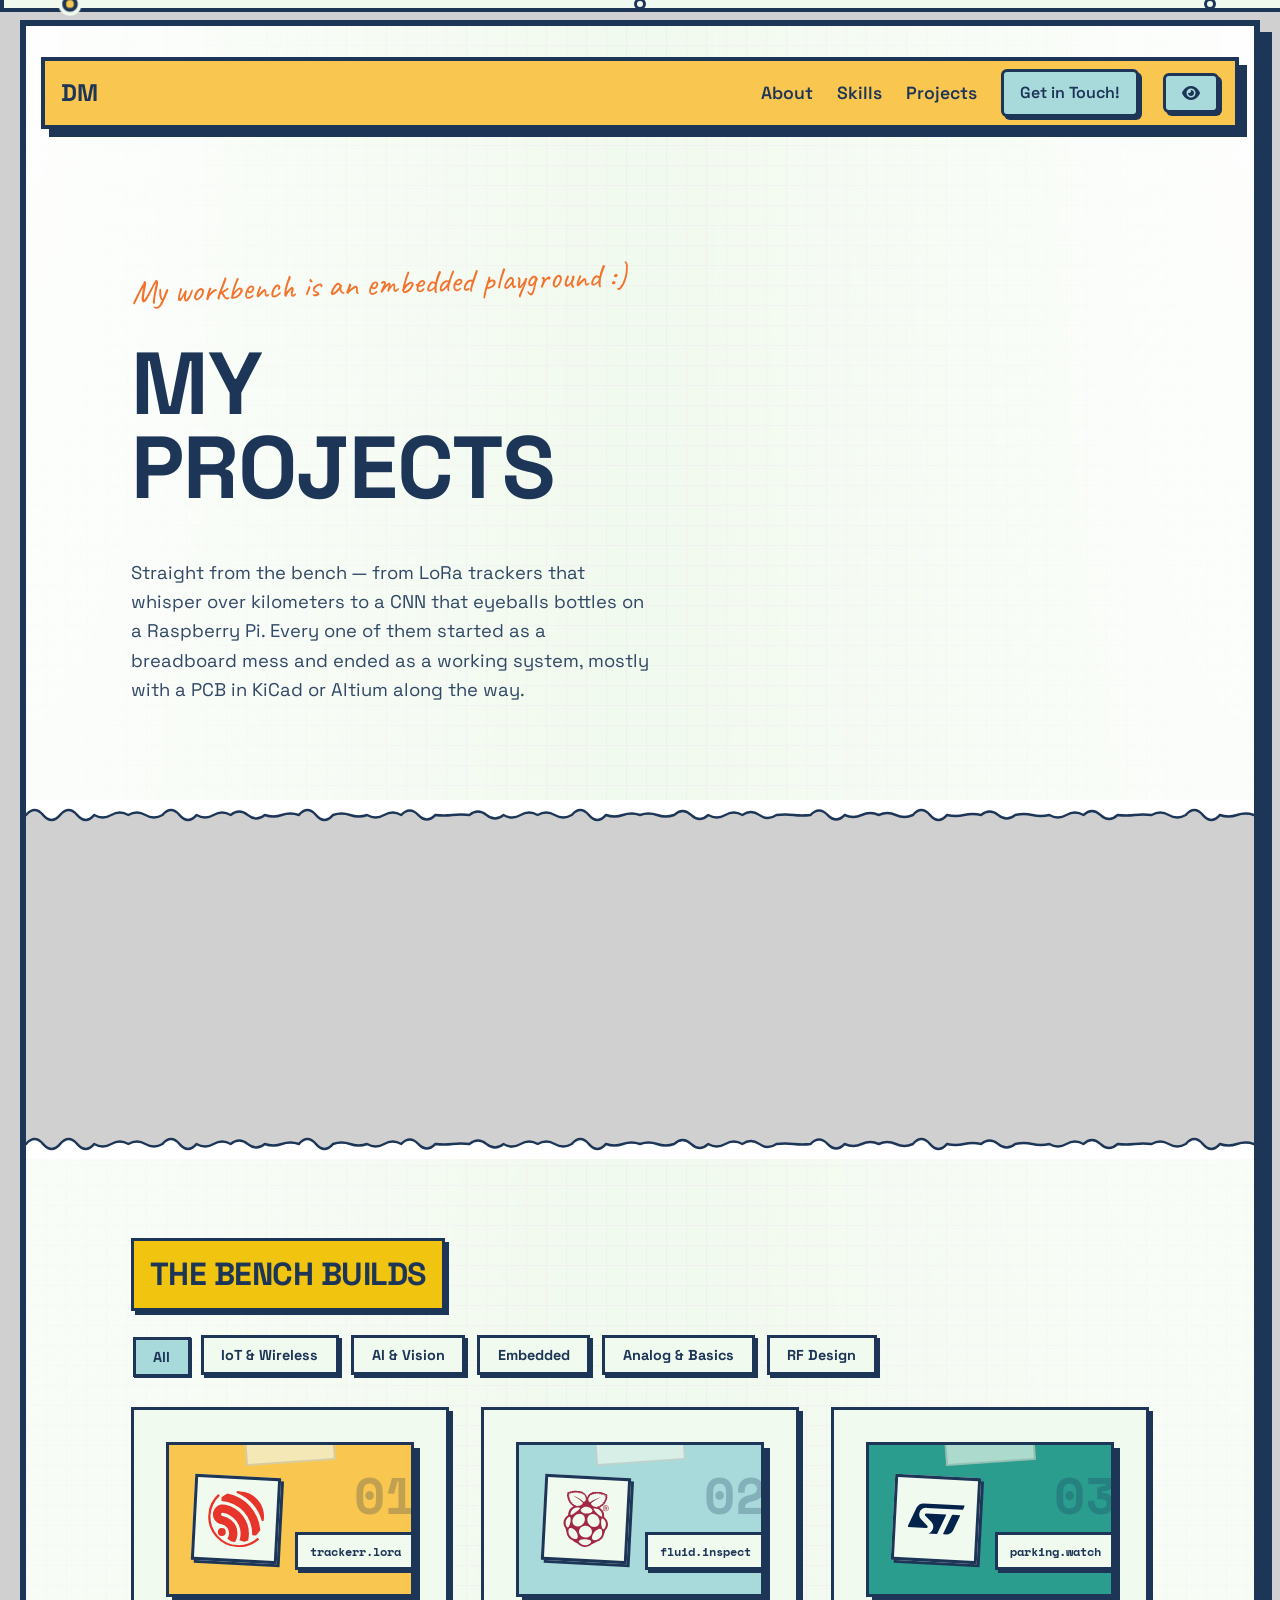
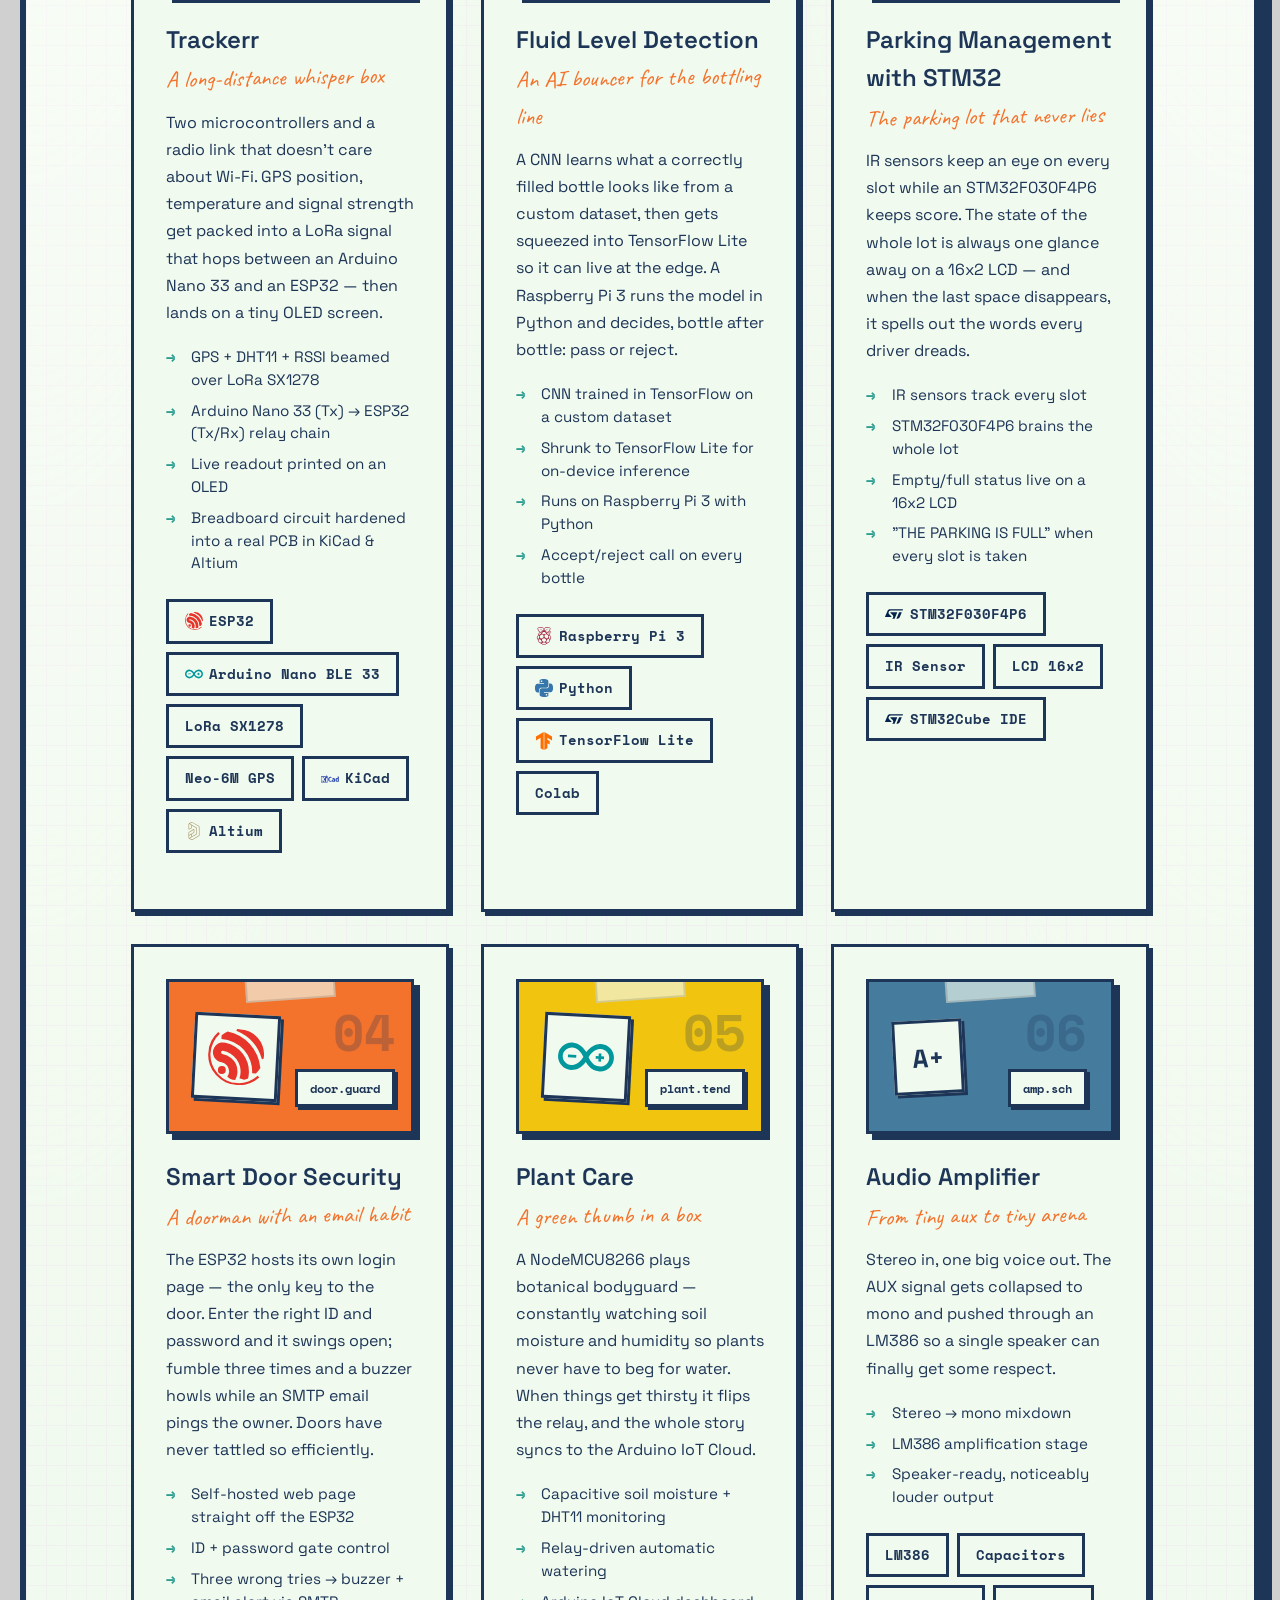
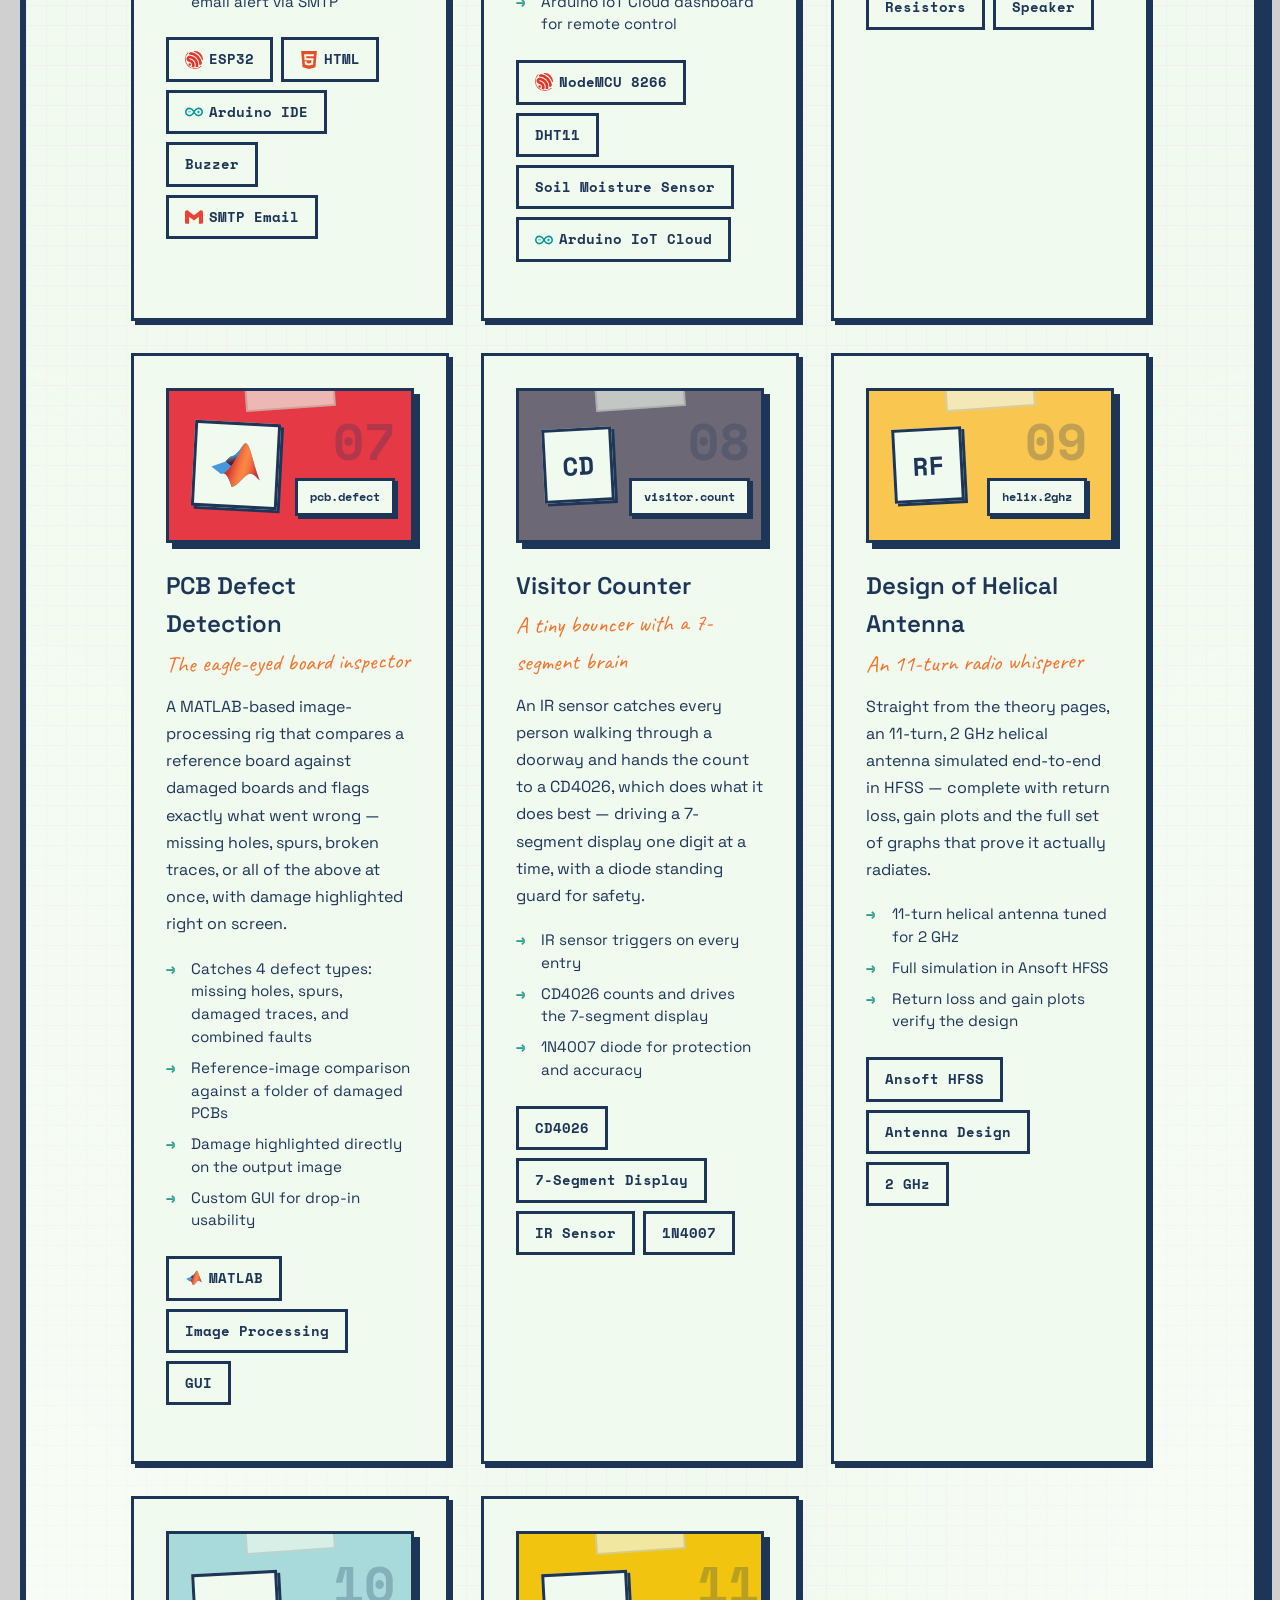
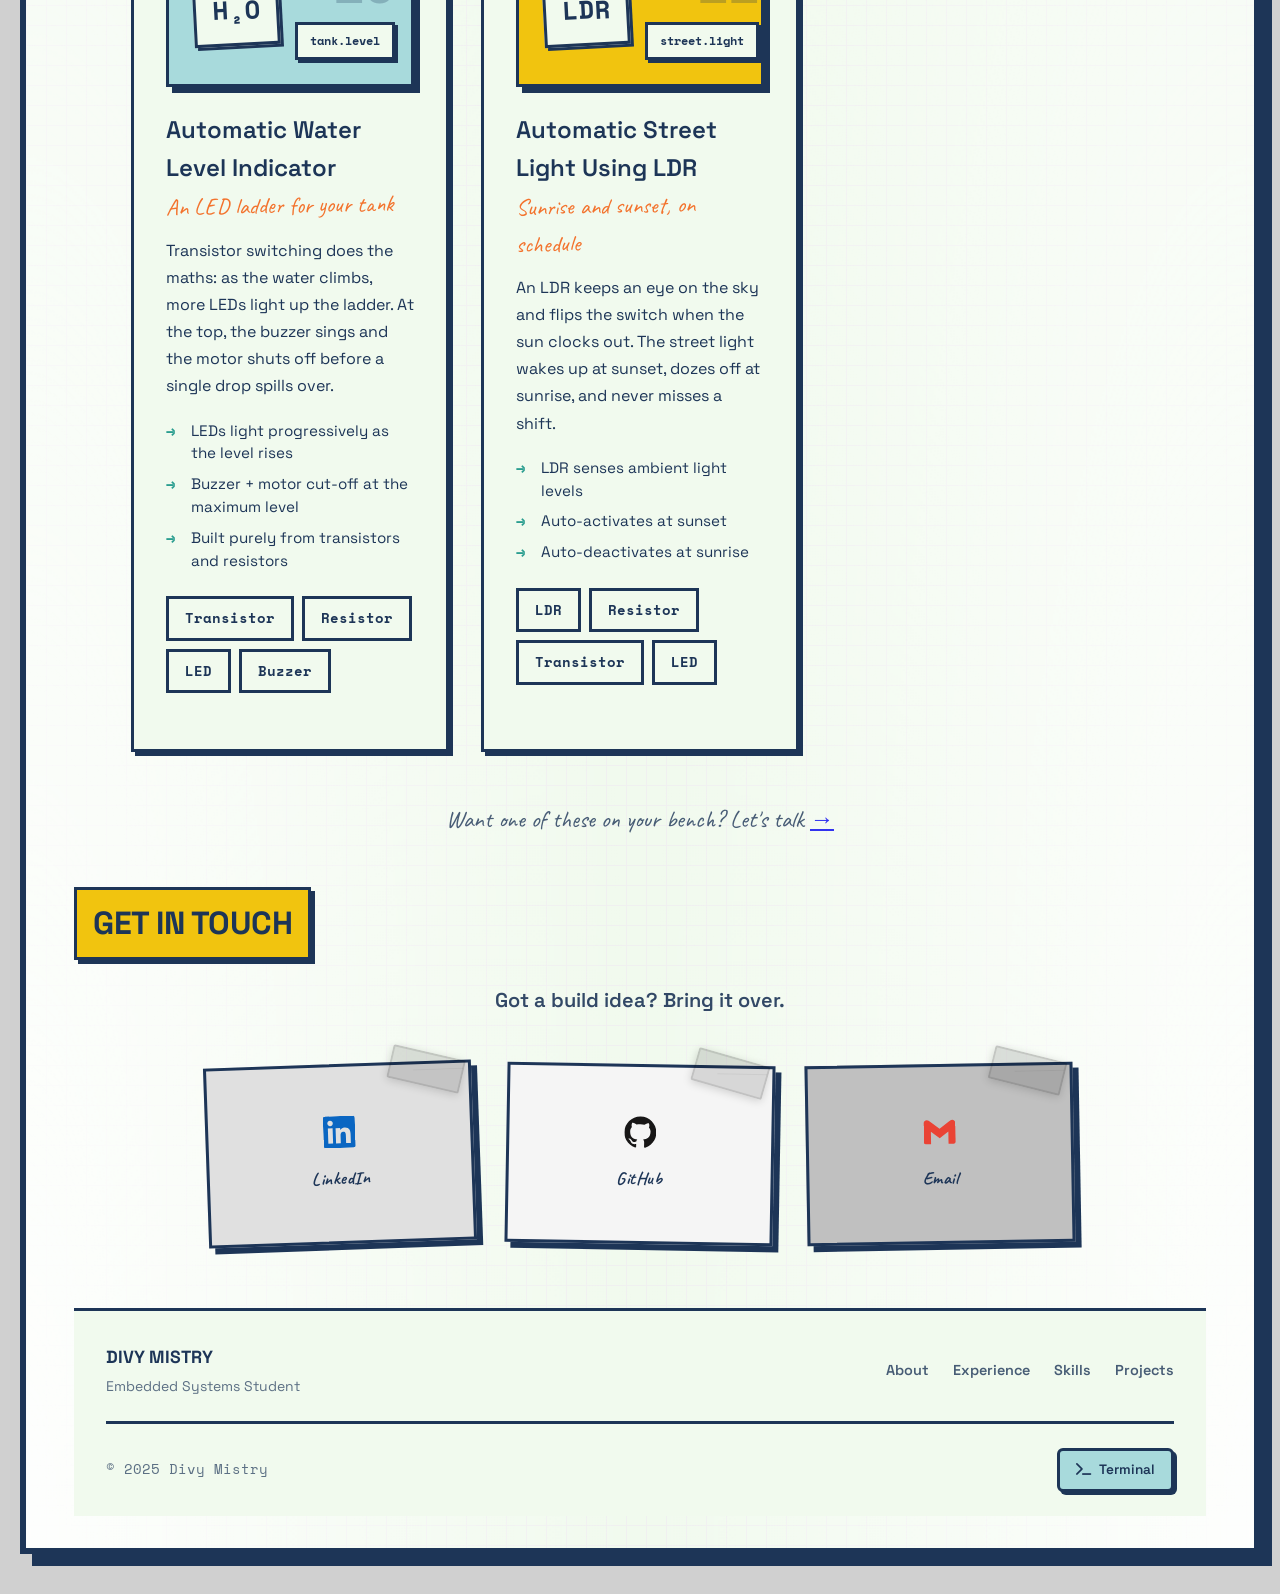
<file: projects.html>
﻿<!DOCTYPE html>
<html lang="en">
<head>
    <meta charset="UTF-8">
    <meta name="viewport" content="width=device-width, initial-scale=1.0">

    <!-- Primary Meta Tags -->
    <title>Divy Mistry | Projects | Embedded Systems</title>
    <meta name="title" content="Divy Mistry | Projects | Embedded Systems">
    <meta name="description" content="Projects by Divy Mistry — LoRa GPS tracker, AI vision on Raspberry Pi, STM32 parking management, ESP32 door security, plant care, PCB defect detection, RF antenna design and more. Built with STM32, ESP32, Arduino, MATLAB, HFSS, KiCad, Altium, TensorFlow Lite.">
    <meta name="keywords" content="Divy Mistry, Embedded Projects, ESP32, STM32, Arduino, LoRa, TensorFlow Lite, Raspberry Pi, PCB Design, KiCad, Altium, IoT, Firmware">
    <meta name="author" content="Divy Mistry">
    <meta name="robots" content="index, follow">
    <meta name="language" content="English">

    <!-- Geo Tags -->
    <meta name="geo.region" content="IN-GJ">
    <meta name="geo.placename" content="Ahmedabad">
    <meta name="geo.position" content="22.9379;72.5574">

    <!-- Open Graph / Facebook -->
    <meta property="og:type" content="website">
    <meta property="og:url" content="https://divy.me/projects.html">
    <meta property="og:site_name" content="Divy Mistry">
    <meta property="og:title" content="Divy Mistry | Projects">
    <meta property="og:description" content="Eleven embedded builds — LoRa tracking, edge AI, STM32 parking, door security, plant care, PCB inspection, RF design and more.">
    <meta property="og:image" content="https://divy.me/assets/images/social-cover.png">
    <meta property="og:image:width" content="1200">
    <meta property="og:image:height" content="630">
    <meta property="og:image:alt" content="Divy Mistry - Projects">
    <meta property="og:locale" content="en_US">

    <!-- Twitter -->
    <meta property="twitter:card" content="summary_large_image">
    <meta property="twitter:url" content="https://divy.me/projects.html">
    <meta property="twitter:title" content="Divy Mistry | Projects">
    <meta property="twitter:description" content="Eleven embedded builds — LoRa tracking, edge AI, STM32 parking, door security, plant care, PCB inspection, RF design and more.">
    <meta property="twitter:image" content="https://divy.me/assets/images/social-cover.png">
    <meta property="twitter:image:alt" content="Divy Mistry - Projects">

    <!-- Canonical URL -->
    <link rel="canonical" href="https://divy.me/projects.html">

    <!-- Favicon -->
    <link rel="icon" type="image/svg+xml" href="favicon.svg">

    <!-- Preconnect to external domains -->
    <link rel="preconnect" href="https://fonts.googleapis.com">
    <link rel="preconnect" href="https://fonts.gstatic.com" crossorigin>
    <link rel="preconnect" href="https://cdnjs.cloudflare.com">

    <!-- Preload critical resources -->
    <link rel="preload" href="assets/css/neo-styles.css" as="style">
    <link rel="preload" href="https://fonts.googleapis.com/css2?family=Space+Grotesk:wght@400;600;700&family=Space+Mono:wght@400;700&family=Caveat:wght@400;700&display=swap" as="style">

    <!-- Stylesheets -->
    <link rel="stylesheet" href="assets/css/neo-styles.css">
    <link rel="stylesheet" href="assets/css/projects.css">
    <link rel="stylesheet" href="https://cdnjs.cloudflare.com/ajax/libs/font-awesome/6.4.0/css/all.min.css" media="print" onload="this.media='all'">
    <noscript><link rel="stylesheet" href="https://cdnjs.cloudflare.com/ajax/libs/font-awesome/6.4.0/css/all.min.css"></noscript>
    <link href="https://fonts.googleapis.com/css2?family=Space+Grotesk:wght@400;600;700&family=Space+Mono:wght@400;700&family=Caveat:wght@400;700&display=swap" rel="stylesheet">
</head>
<body>

    <!-- Loading Screen -->
    <div class="loader-overlay">
        <div class="loader-shapes">
            <div class="loader-shape-svg loader-shape-1">
                <svg width="80" height="80" viewBox="0 0 100 100" fill="none" xmlns="http://www.w3.org/2000/svg">
                    <rect x="6" y="6" width="88" height="88" rx="8" fill="#a8dadc" stroke="#1d3557" stroke-width="4"/>
                    <rect x="3" y="3" width="88" height="88" rx="8" fill="#a8dadc" stroke="#1d3557" stroke-width="4"/>
                    <path d="M35 40 L20 50 L35 60" stroke="#1d3557" stroke-width="5" stroke-linecap="round" stroke-linejoin="round"/>
                    <path d="M65 40 L80 50 L65 60" stroke="#1d3557" stroke-width="5" stroke-linecap="round" stroke-linejoin="round"/>
                    <line x1="55" y1="35" x2="45" y2="65" stroke="#1d3557" stroke-width="5" stroke-linecap="round"/>
                </svg>
            </div>
            <div class="loader-shape-svg loader-shape-2">
                <svg width="80" height="80" viewBox="0 0 100 100" fill="none" xmlns="http://www.w3.org/2000/svg">
                    <rect x="6" y="6" width="88" height="88" rx="8" fill="#f9c74f" stroke="#1d3557" stroke-width="4"/>
                    <rect x="3" y="3" width="88" height="88" rx="8" fill="#f9c74f" stroke="#1d3557" stroke-width="4"/>
                    <path d="M25 35 L40 50 L25 65" stroke="#1d3557" stroke-width="5" stroke-linecap="round" stroke-linejoin="round"/>
                    <line x1="50" y1="65" x2="75" y2="65" stroke="#1d3557" stroke-width="5" stroke-linecap="round"/>
                </svg>
            </div>
            <div class="loader-shape-svg loader-shape-3">
                <svg width="80" height="80" viewBox="0 0 100 100" fill="none" xmlns="http://www.w3.org/2000/svg">
                    <rect x="6" y="6" width="88" height="88" rx="8" fill="#2a9d8f" stroke="#1d3557" stroke-width="4"/>
                    <rect x="3" y="3" width="88" height="88" rx="8" fill="#2a9d8f" stroke="#1d3557" stroke-width="4"/>
                    <rect x="20" y="20" width="60" height="60" rx="3" fill="#f1c40f" stroke="#1d3557" stroke-width="4"/>
                    <rect x="30" y="20" width="40" height="20" fill="#a8dadc" stroke="#1d3557" stroke-width="3"/>
                    <rect x="35" y="55" width="30" height="15" rx="2" fill="#1d3557"/>
                    <circle cx="50" cy="35" r="3" fill="#1d3557"/>
                </svg>
            </div>
        </div>
        <div class="loader-wrapper">
            <div class="loader-letter">D</div>
            <div class="loader-letter">M</div>
        </div>
        <div class="loader-progress-bar">
            <div class="loader-progress-fill"></div>
        </div>
    </div>

    <div class="page-wrapper">
    <div class="progress-bar-container">
        <div class="progress-bar-fill"></div>
        <div class="progress-checkpoints">
            <div class="checkpoint" data-section="projects-hero">
                <div class="checkpoint-dot"></div>
                <span class="checkpoint-label">Lab</span>
            </div>
            <div class="checkpoint" data-section="projects">
                <div class="checkpoint-dot"></div>
                <span class="checkpoint-label">Projects</span>
            </div>
            <div class="checkpoint" data-section="contact">
                <div class="checkpoint-dot"></div>
                <span class="checkpoint-label">Contact</span>
            </div>
        </div>
    </div>
    <nav class="navbar">
        <div class="nav-content">
            <a href="index.html" class="nav-brand">DM</a>
            <div class="nav-right">
                <a href="index.html#about" class="nav-link">About</a>
                <a href="index.html#skills" class="nav-link">Skills</a>
                <a href="projects.html" class="nav-link active">Projects</a>
                <a href="index.html#contact" class="nav-cta">Get in Touch!</a>
                <button id="nav-toggle" class="nav-toggle" aria-label="Open menu" aria-expanded="false" title="Menu">
                    <span class="nav-toggle-bar"></span>
                    <span class="nav-toggle-bar"></span>
                    <span class="nav-toggle-bar"></span>
                </button>
                <button id="theme-eye" class="theme-toggle-nav" aria-label="Toggle color theme" title="Toggle colors">
                    <i class="fas fa-eye"></i>
                </button>
            </div>
        </div>
        <div id="mobile-menu" class="mobile-menu">
            <a href="index.html#about" class="mobile-menu-link">About</a>
            <a href="index.html#skills" class="mobile-menu-link">Skills</a>
            <a href="projects.html" class="mobile-menu-link active">Projects</a>
            <a href="index.html#contact" class="mobile-menu-link mobile-menu-cta">Get in Touch!</a>
        </div>
    </nav>

    <section class="hero" id="projects-hero">
        <div class="projects-hero">
            <div class="hero-left">
                <p class="projects-hero-greeting">My workbench is an embedded playground :)</p>
                <h1 class="hero-name">MY<br>PROJECTS</h1>
                <p class="projects-hero-sub">
                    Straight from the bench — from LoRa trackers that whisper over kilometers to a CNN that
                    eyeballs bottles on a Raspberry Pi. Every one of them started as a breadboard mess and ended as a
                    working system, mostly with a PCB in KiCad or Altium along the way.
                </p>
            </div>
        </div>
    </section>

    <div class="paper-tear paper-tear-top">
        <svg width="100%" height="30" viewBox="0 0 1440 30" preserveAspectRatio="none" xmlns="http://www.w3.org/2000/svg">
            <path d="M0,0 L0,15 Q10,5 20,15 T40,15 Q50,5 60,15 T80,15 Q90,20 100,15 T120,15 Q130,10 140,15 T160,15 Q170,5 180,15 T200,15 Q210,20 220,15 T240,15 Q250,8 260,15 T280,15 Q290,18 300,15 T320,15 Q330,5 340,15 T360,15 Q370,12 380,15 T400,15 Q410,20 420,15 T440,15 Q450,6 460,15 T480,15 Q490,16 500,15 T520,15 Q530,8 540,15 T560,15 Q570,20 580,15 T600,15 Q610,10 620,15 T640,15 Q650,5 660,15 T680,15 Q690,18 700,15 T720,15 Q730,12 740,15 T760,15 Q770,7 780,15 T800,15 Q810,20 820,15 T840,15 Q850,9 860,15 T880,15 Q890,14 900,15 T920,15 Q930,6 940,15 T960,15 Q970,19 980,15 T1000,15 Q1010,11 1020,15 T1040,15 Q1050,5 1060,15 T1080,15 Q1090,17 1100,15 T1120,15 Q1130,8 1140,15 T1160,15 Q1170,13 1180,15 T1200,15 Q1210,20 1220,15 T1240,15 Q1250,7 1260,15 T1280,15 Q1290,16 1300,15 T1320,15 Q1330,10 1340,15 T1360,15 Q1370,5 1380,15 T1400,15 Q1410,18 1420,15 T1440,15 L1440,0 Z"
            fill="#ffffff" stroke="none"/>
            <path d="M0,30 L0,15 Q10,5 20,15 T40,15 Q50,5 60,15 T80,15 Q90,20 100,15 T120,15 Q130,10 140,15 T160,15 Q170,5 180,15 T200,15 Q210,20 220,15 T240,15 Q250,8 260,15 T280,15 Q290,18 300,15 T320,15 Q330,5 340,15 T360,15 Q370,12 380,15 T400,15 Q410,20 420,15 T440,15 Q450,6 460,15 T480,15 Q490,16 500,15 T520,15 Q530,8 540,15 T560,15 Q570,20 580,15 T600,15 Q610,10 620,15 T640,15 Q650,5 660,15 T680,15 Q690,18 700,15 T720,15 Q730,12 740,15 T760,15 Q770,7 780,15 T800,15 Q810,20 820,15 T840,15 Q850,9 860,15 T880,15 Q890,14 900,15 T920,15 Q930,6 940,15 T960,15 Q970,19 980,15 T1000,15 Q1010,11 1020,15 T1040,15 Q1050,5 1060,15 T1080,15 Q1090,17 1100,15 T1120,15 Q1130,8 1140,15 T1160,15 Q1170,13 1180,15 T1200,15 Q1210,20 1220,15 T1240,15 Q1250,7 1260,15 T1280,15 Q1290,16 1300,15 T1320,15 Q1330,10 1340,15 T1360,15 Q1370,5 1380,15 T1400,15 Q1410,18 1420,15 T1440,15 L1440,30 Z"
            fill="#d0d0d0" stroke="none"/>
            <path d="M0,15 Q10,5 20,15 T40,15 Q50,5 60,15 T80,15 Q90,20 100,15 T120,15 Q130,10 140,15 T160,15 Q170,5 180,15 T200,15 Q210,20 220,15 T240,15 Q250,8 260,15 T280,15 Q290,18 300,15 T320,15 Q330,5 340,15 T360,15 Q370,12 380,15 T400,15 Q410,20 420,15 T440,15 Q450,6 460,15 T480,15 Q490,16 500,15 T520,15 Q530,8 540,15 T560,15 Q570,20 580,15 T600,15 Q610,10 620,15 T640,15 Q650,5 660,15 T680,15 Q690,18 700,15 T720,15 Q730,12 740,15 T760,15 Q770,7 780,15 T800,15 Q810,20 820,15 T840,15 Q850,9 860,15 T880,15 Q890,14 900,15 T920,15 Q930,6 940,15 T960,15 Q970,19 980,15 T1000,15 Q1010,11 1020,15 T1040,15 Q1050,5 1060,15 T1080,15 Q1090,17 1100,15 T1120,15 Q1130,8 1140,15 T1160,15 Q1170,13 1180,15 T1200,15 Q1210,20 1220,15 T1240,15 Q1250,7 1260,15 T1280,15 Q1290,16 1300,15 T1320,15 Q1330,10 1340,15 T1360,15 Q1370,5 1380,15 T1400,15 Q1410,18 1420,15 T1440,15"
            fill="none" stroke="var(--border)" stroke-width="2.5" stroke-linecap="round" stroke-linejoin="round"/>
        </svg>
    </div>

    <div class="page-gap"></div>

    <div class="paper-tear paper-tear-bottom">
        <svg width="100%" height="30" viewBox="0 0 1440 30" preserveAspectRatio="none" xmlns="http://www.w3.org/2000/svg">
            <path d="M0,0 L0,15 Q10,5 20,15 T40,15 Q50,5 60,15 T80,15 Q90,20 100,15 T120,15 Q130,10 140,15 T160,15 Q170,5 180,15 T200,15 Q210,20 220,15 T240,15 Q250,8 260,15 T280,15 Q290,18 300,15 T320,15 Q330,5 340,15 T360,15 Q370,12 380,15 T400,15 Q410,20 420,15 T440,15 Q450,6 460,15 T480,15 Q490,16 500,15 T520,15 Q530,8 540,15 T560,15 Q570,20 580,15 T600,15 Q610,10 620,15 T640,15 Q650,5 660,15 T680,15 Q690,18 700,15 T720,15 Q730,12 740,15 T760,15 Q770,7 780,15 T800,15 Q810,20 820,15 T840,15 Q850,9 860,15 T880,15 Q890,14 900,15 T920,15 Q930,6 940,15 T960,15 Q970,19 980,15 T1000,15 Q1010,11 1020,15 T1040,15 Q1050,5 1060,15 T1080,15 Q1090,17 1100,15 T1120,15 Q1130,8 1140,15 T1160,15 Q1170,13 1180,15 T1200,15 Q1210,20 1220,15 T1240,15 Q1250,7 1260,15 T1280,15 Q1290,16 1300,15 T1320,15 Q1330,10 1340,15 T1360,15 Q1370,5 1380,15 T1400,15 Q1410,18 1420,15 T1440,15 L1440,0 Z"
            fill="#d0d0d0" stroke="none"/>
            <path d="M0,30 L0,15 Q10,5 20,15 T40,15 Q50,5 60,15 T80,15 Q90,20 100,15 T120,15 Q130,10 140,15 T160,15 Q170,5 180,15 T200,15 Q210,20 220,15 T240,15 Q250,8 260,15 T280,15 Q290,18 300,15 T320,15 Q330,5 340,15 T360,15 Q370,12 380,15 T400,15 Q410,20 420,15 T440,15 Q450,6 460,15 T480,15 Q490,16 500,15 T520,15 Q530,8 540,15 T560,15 Q570,20 580,15 T600,15 Q610,10 620,15 T640,15 Q650,5 660,15 T680,15 Q690,18 700,15 T720,15 Q730,12 740,15 T760,15 Q770,7 780,15 T800,15 Q810,20 820,15 T840,15 Q850,9 860,15 T880,15 Q890,14 900,15 T920,15 Q930,6 940,15 T960,15 Q970,19 980,15 T1000,15 Q1010,11 1020,15 T1040,15 Q1050,5 1060,15 T1080,15 Q1090,17 1100,15 T1120,15 Q1130,8 1140,15 T1160,15 Q1170,13 1180,15 T1200,15 Q1210,20 1220,15 T1240,15 Q1250,7 1260,15 T1280,15 Q1290,16 1300,15 T1320,15 Q1330,10 1340,15 T1360,15 Q1370,5 1380,15 T1400,15 Q1410,18 1420,15 T1440,15 L1440,30 Z"
            fill="#ffffff" stroke="none"/>
            <path d="M0,15 Q10,5 20,15 T40,15 Q50,5 60,15 T80,15 Q90,20 100,15 T120,15 Q130,10 140,15 T160,15 Q170,5 180,15 T200,15 Q210,20 220,15 T240,15 Q250,8 260,15 T280,15 Q290,18 300,15 T320,15 Q330,5 340,15 T360,15 Q370,12 380,15 T400,15 Q410,20 420,15 T440,15 Q450,6 460,15 T480,15 Q490,16 500,15 T520,15 Q530,8 540,15 T560,15 Q570,20 580,15 T600,15 Q610,10 620,15 T640,15 Q650,5 660,15 T680,15 Q690,18 700,15 T720,15 Q730,12 740,15 T760,15 Q770,7 780,15 T800,15 Q810,20 820,15 T840,15 Q850,9 860,15 T880,15 Q890,14 900,15 T920,15 Q930,6 940,15 T960,15 Q970,19 980,15 T1000,15 Q1010,11 1020,15 T1040,15 Q1050,5 1060,15 T1080,15 Q1090,17 1100,15 T1120,15 Q1130,8 1140,15 T1160,15 Q1170,13 1180,15 T1200,15 Q1210,20 1220,15 T1240,15 Q1250,7 1260,15 T1280,15 Q1290,16 1300,15 T1320,15 Q1330,10 1340,15 T1360,15 Q1370,5 1380,15 T1400,15 Q1410,18 1420,15 T1440,15"
            fill="none" stroke="var(--border)" stroke-width="2.5" stroke-linecap="round" stroke-linejoin="round"/>
        </svg>
    </div>

    <div class="tear-tape-sticker"></div>

    <div class="container">
    <section class="section projects-section" id="projects">
        <h2 class="section-title">THE BENCH BUILDS</h2>
        <div class="projects-filters" id="projects-filters">
            <button class="filter-btn active" data-filter="all">All</button>
            <button class="filter-btn" data-filter="iot">IoT &amp; Wireless</button>
            <button class="filter-btn" data-filter="ai">AI &amp; Vision</button>
            <button class="filter-btn" data-filter="embedded">Embedded</button>
            <button class="filter-btn" data-filter="analog">Analog &amp; Basics</button>
            <button class="filter-btn" data-filter="rf">RF Design</button>
        </div>
        <div class="projects-grid">

            <article class="project-card" data-cat="iot">
                <div class="project-cover" style="--cover:#f9c74f">
                    <span class="project-cover-tape"></span>
                    <div class="project-cover-icon-wrap">
                        <img class="project-cover-icon" src="assets/icons/espressif.svg" alt="ESP32" loading="lazy"/>
                    </div>
                    <div class="project-cover-meta">
                        <span class="project-cover-number">01</span>
                        <code class="project-cover-code">trackerr.lora</code>
                    </div>
                </div>
                <h3 class="project-title">Trackerr</h3>
                <p class="project-role">A long-distance whisper box</p>
                <p class="project-desc">
                    Two microcontrollers and a radio link that doesn't care about Wi-Fi. GPS position, temperature and
                    signal strength get packed into a LoRa signal that hops between an Arduino Nano 33 and an ESP32 —
                    then lands on a tiny OLED screen.
                </p>
                <ul class="project-points">
                    <li>GPS + DHT11 + RSSI beamed over LoRa SX1278</li>
                    <li>Arduino Nano 33 (Tx) → ESP32 (Tx/Rx) relay chain</li>
                    <li>Live readout printed on an OLED</li>
                    <li>Breadboard circuit hardened into a real PCB in KiCad &amp; Altium</li>
                </ul>
                <div class="tech-tags">
                    <span class="tag"><img src="assets/icons/espressif.svg" width="18" height="18" alt="ESP32" loading="lazy"/>ESP32</span>
                    <span class="tag"><img src="assets/icons/arduino.svg" width="18" height="18" alt="Arduino" loading="lazy"/>Arduino Nano BLE 33</span>
                    <span class="tag">LoRa SX1278</span>
                    <span class="tag">Neo-6M GPS</span>
                    <span class="tag"><img src="assets/icons/kicad.svg" width="18" height="18" alt="KiCad" loading="lazy"/>KiCad</span>
                    <span class="tag"><img src="assets/icons/altiumdesigner.svg" width="18" height="18" alt="Altium" loading="lazy"/>Altium</span>
                </div>
            </article>

            <article class="project-card" data-cat="ai">
                <div class="project-cover" style="--cover:#a8dadc">
                    <span class="project-cover-tape"></span>
                    <div class="project-cover-icon-wrap">
                        <img class="project-cover-icon" src="assets/icons/raspberrypi.svg" alt="Raspberry Pi" loading="lazy"/>
                    </div>
                    <div class="project-cover-meta">
                        <span class="project-cover-number">02</span>
                        <code class="project-cover-code">fluid.inspect</code>
                    </div>
                </div>
                <h3 class="project-title">Fluid Level Detection</h3>
                <p class="project-role">An AI bouncer for the bottling line</p>
                <p class="project-desc">
                    A CNN learns what a correctly filled bottle looks like from a custom dataset, then gets squeezed
                    into TensorFlow Lite so it can live at the edge. A Raspberry Pi 3 runs the model in Python and
                    decides, bottle after bottle: pass or reject.
                </p>
                <ul class="project-points">
                    <li>CNN trained in TensorFlow on a custom dataset</li>
                    <li>Shrunk to TensorFlow Lite for on-device inference</li>
                    <li>Runs on Raspberry Pi 3 with Python</li>
                    <li>Accept/reject call on every bottle</li>
                </ul>
                <div class="tech-tags">
                    <span class="tag"><img src="assets/icons/raspberrypi.svg" width="18" height="18" alt="Raspberry Pi" loading="lazy"/>Raspberry Pi 3</span>
                    <span class="tag"><img src="assets/icons/python.svg" width="18" height="18" alt="Python" loading="lazy"/>Python</span>
                    <span class="tag"><img src="assets/icons/tensorflow.svg" width="18" height="18" alt="TensorFlow" loading="lazy"/>TensorFlow Lite</span>
                    <span class="tag">Colab</span>
                </div>
            </article>

            <article class="project-card" data-cat="embedded">
                <div class="project-cover" style="--cover:#2a9d8f">
                    <span class="project-cover-tape"></span>
                    <div class="project-cover-icon-wrap">
                        <img class="project-cover-icon" src="assets/icons/stmicroelectronics.svg" alt="STM32" loading="lazy"/>
                    </div>
                    <div class="project-cover-meta">
                        <span class="project-cover-number">03</span>
                        <code class="project-cover-code">parking.watch</code>
                    </div>
                </div>
                <h3 class="project-title">Parking Management with STM32</h3>
                <p class="project-role">The parking lot that never lies</p>
                <p class="project-desc">
                    IR sensors keep an eye on every slot while an STM32F030F4P6 keeps score. The state of the whole lot
                    is always one glance away on a 16x2 LCD — and when the last space disappears, it spells out the
                    words every driver dreads.
                </p>
                <ul class="project-points">
                    <li>IR sensors track every slot</li>
                    <li>STM32F030F4P6 brains the whole lot</li>
                    <li>Empty/full status live on a 16x2 LCD</li>
                    <li>"THE PARKING IS FULL" when every slot is taken</li>
                </ul>
                <div class="tech-tags">
                    <span class="tag"><img src="assets/icons/stmicroelectronics.svg" width="18" height="18" alt="STM32" loading="lazy"/>STM32F030F4P6</span>
                    <span class="tag">IR Sensor</span>
                    <span class="tag">LCD 16x2</span>
                    <span class="tag"><img src="assets/icons/stmicroelectronics.svg" width="18" height="18" alt="STM32Cube IDE" loading="lazy"/>STM32Cube IDE</span>
                </div>
            </article>

            <article class="project-card" data-cat="iot">
                <div class="project-cover" style="--cover:#f3722c">
                    <span class="project-cover-tape"></span>
                    <div class="project-cover-icon-wrap">
                        <img class="project-cover-icon" src="assets/icons/espressif.svg" alt="ESP32" loading="lazy"/>
                    </div>
                    <div class="project-cover-meta">
                        <span class="project-cover-number">04</span>
                        <code class="project-cover-code">door.guard</code>
                    </div>
                </div>
                <h3 class="project-title">Smart Door Security</h3>
                <p class="project-role">A doorman with an email habit</p>
                <p class="project-desc">
                    The ESP32 hosts its own login page — the only key to the door. Enter the right ID and password and
                    it swings open; fumble three times and a buzzer howls while an SMTP email pings the owner. Doors
                    have never tattled so efficiently.
                </p>
                <ul class="project-points">
                    <li>Self-hosted web page straight off the ESP32</li>
                    <li>ID + password gate control</li>
                    <li>Three wrong tries → buzzer + email alert via SMTP</li>
                </ul>
                <div class="tech-tags">
                    <span class="tag"><img src="assets/icons/espressif.svg" width="18" height="18" alt="ESP32" loading="lazy"/>ESP32</span>
                    <span class="tag"><img src="assets/icons/html5.svg" width="18" height="18" alt="HTML" loading="lazy"/>HTML</span>
                    <span class="tag"><img src="assets/icons/arduino.svg" width="18" height="18" alt="Arduino IDE" loading="lazy"/>Arduino IDE</span>
                    <span class="tag">Buzzer</span>
                    <span class="tag"><img src="assets/icons/gmail.svg" width="18" height="18" alt="SMTP" loading="lazy"/>SMTP Email</span>
                </div>
            </article>

            <article class="project-card" data-cat="iot">
                <div class="project-cover" style="--cover:#f1c40f">
                    <span class="project-cover-tape"></span>
                    <div class="project-cover-icon-wrap">
                        <img class="project-cover-icon" src="assets/icons/arduino.svg" alt="Arduino" loading="lazy"/>
                    </div>
                    <div class="project-cover-meta">
                        <span class="project-cover-number">05</span>
                        <code class="project-cover-code">plant.tend</code>
                    </div>
                </div>
                <h3 class="project-title">Plant Care</h3>
                <p class="project-role">A green thumb in a box</p>
                <p class="project-desc">
                    A NodeMCU8266 plays botanical bodyguard — constantly watching soil moisture and humidity so plants
                    never have to beg for water. When things get thirsty it flips the relay, and the whole story syncs
                    to the Arduino IoT Cloud.
                </p>
                <ul class="project-points">
                    <li>Capacitive soil moisture + DHT11 monitoring</li>
                    <li>Relay-driven automatic watering</li>
                    <li>Arduino IoT Cloud dashboard for remote control</li>
                </ul>
                <div class="tech-tags">
                    <span class="tag"><img src="assets/icons/espressif.svg" width="18" height="18" alt="NodeMCU" loading="lazy"/>NodeMCU 8266</span>
                    <span class="tag">DHT11</span>
                    <span class="tag">Soil Moisture Sensor</span>
                    <span class="tag"><img src="assets/icons/arduino.svg" width="18" height="18" alt="Arduino IoT Cloud" loading="lazy"/>Arduino IoT Cloud</span>
                </div>
            </article>

            <article class="project-card" data-cat="analog">
                <div class="project-cover" style="--cover:#457b9d">
                    <span class="project-cover-tape"></span>
                    <div class="project-cover-mark">A+</div>
                    <div class="project-cover-meta">
                        <span class="project-cover-number">06</span>
                        <code class="project-cover-code">amp.sch</code>
                    </div>
                </div>
                <h3 class="project-title">Audio Amplifier</h3>
                <p class="project-role">From tiny aux to tiny arena</p>
                <p class="project-desc">
                    Stereo in, one big voice out. The AUX signal gets collapsed to mono and pushed through an LM386 so
                    a single speaker can finally get some respect.
                </p>
                <ul class="project-points">
                    <li>Stereo → mono mixdown</li>
                    <li>LM386 amplification stage</li>
                    <li>Speaker-ready, noticeably louder output</li>
                </ul>
                <div class="tech-tags">
                    <span class="tag">LM386</span>
                    <span class="tag">Capacitors</span>
                    <span class="tag">Resistors</span>
                    <span class="tag">Speaker</span>
                </div>
            </article>

            <article class="project-card" data-cat="ai">
                <div class="project-cover" style="--cover:#e63946">
                    <span class="project-cover-tape"></span>
                    <div class="project-cover-icon-wrap">
                        <img class="project-cover-icon" src="assets/icons/matlab.svg" alt="MATLAB" loading="lazy"/>
                    </div>
                    <div class="project-cover-meta">
                        <span class="project-cover-number">07</span>
                        <code class="project-cover-code">pcb.defect</code>
                    </div>
                </div>
                <h3 class="project-title">PCB Defect Detection</h3>
                <p class="project-role">The eagle-eyed board inspector</p>
                <p class="project-desc">
                    A MATLAB-based image-processing rig that compares a reference board against damaged boards and
                    flags exactly what went wrong — missing holes, spurs, broken traces, or all of the above at once,
                    with damage highlighted right on screen.
                </p>
                <ul class="project-points">
                    <li>Catches 4 defect types: missing holes, spurs, damaged traces, and combined faults</li>
                    <li>Reference-image comparison against a folder of damaged PCBs</li>
                    <li>Damage highlighted directly on the output image</li>
                    <li>Custom GUI for drop-in usability</li>
                </ul>
                <div class="tech-tags">
                    <span class="tag"><img src="assets/icons/matlab.svg" width="18" height="18" alt="MATLAB" loading="lazy"/>MATLAB</span>
                    <span class="tag">Image Processing</span>
                    <span class="tag">GUI</span>
                </div>
            </article>

            <article class="project-card" data-cat="analog">
                <div class="project-cover" style="--cover:#6d6875">
                    <span class="project-cover-tape"></span>
                    <div class="project-cover-mark">CD</div>
                    <div class="project-cover-meta">
                        <span class="project-cover-number">08</span>
                        <code class="project-cover-code">visitor.count</code>
                    </div>
                </div>
                <h3 class="project-title">Visitor Counter</h3>
                <p class="project-role">A tiny bouncer with a 7-segment brain</p>
                <p class="project-desc">
                    An IR sensor catches every person walking through a doorway and hands the count to a CD4026,
                    which does what it does best — driving a 7-segment display one digit at a time, with a diode
                    standing guard for safety.
                </p>
                <ul class="project-points">
                    <li>IR sensor triggers on every entry</li>
                    <li>CD4026 counts and drives the 7-segment display</li>
                    <li>1N4007 diode for protection and accuracy</li>
                </ul>
                <div class="tech-tags">
                    <span class="tag">CD4026</span>
                    <span class="tag">7-Segment Display</span>
                    <span class="tag">IR Sensor</span>
                    <span class="tag">1N4007</span>
                </div>
            </article>

            <article class="project-card" data-cat="rf">
                <div class="project-cover" style="--cover:#f9c74f">
                    <span class="project-cover-tape"></span>
                    <div class="project-cover-mark">RF</div>
                    <div class="project-cover-meta">
                        <span class="project-cover-number">09</span>
                        <code class="project-cover-code">helix.2ghz</code>
                    </div>
                </div>
                <h3 class="project-title">Design of Helical Antenna</h3>
                <p class="project-role">An 11-turn radio whisperer</p>
                <p class="project-desc">
                    Straight from the theory pages, an 11-turn, 2 GHz helical antenna simulated end-to-end in HFSS —
                    complete with return loss, gain plots and the full set of graphs that prove it actually radiates.
                </p>
                <ul class="project-points">
                    <li>11-turn helical antenna tuned for 2 GHz</li>
                    <li>Full simulation in Ansoft HFSS</li>
                    <li>Return loss and gain plots verify the design</li>
                </ul>
                <div class="tech-tags">
                    <span class="tag">Ansoft HFSS</span>
                    <span class="tag">Antenna Design</span>
                    <span class="tag">2 GHz</span>
                </div>
            </article>

            <article class="project-card" data-cat="analog">
                <div class="project-cover" style="--cover:#a8dadc">
                    <span class="project-cover-tape"></span>
                    <div class="project-cover-mark">H₂O</div>
                    <div class="project-cover-meta">
                        <span class="project-cover-number">10</span>
                        <code class="project-cover-code">tank.level</code>
                    </div>
                </div>
                <h3 class="project-title">Automatic Water Level Indicator</h3>
                <p class="project-role">An LED ladder for your tank</p>
                <p class="project-desc">
                    Transistor switching does the maths: as the water climbs, more LEDs light up the ladder. At the
                    top, the buzzer sings and the motor shuts off before a single drop spills over.
                </p>
                <ul class="project-points">
                    <li>LEDs light progressively as the level rises</li>
                    <li>Buzzer + motor cut-off at the maximum level</li>
                    <li>Built purely from transistors and resistors</li>
                </ul>
                <div class="tech-tags">
                    <span class="tag">Transistor</span>
                    <span class="tag">Resistor</span>
                    <span class="tag">LED</span>
                    <span class="tag">Buzzer</span>
                </div>
            </article>

            <article class="project-card" data-cat="analog">
                <div class="project-cover" style="--cover:#f1c40f">
                    <span class="project-cover-tape"></span>
                    <div class="project-cover-mark">LDR</div>
                    <div class="project-cover-meta">
                        <span class="project-cover-number">11</span>
                        <code class="project-cover-code">street.light</code>
                    </div>
                </div>
                <h3 class="project-title">Automatic Street Light Using LDR</h3>
                <p class="project-role">Sunrise and sunset, on schedule</p>
                <p class="project-desc">
                    An LDR keeps an eye on the sky and flips the switch when the sun clocks out. The street light
                    wakes up at sunset, dozes off at sunrise, and never misses a shift.
                </p>
                <ul class="project-points">
                    <li>LDR senses ambient light levels</li>
                    <li>Auto-activates at sunset</li>
                    <li>Auto-deactivates at sunrise</li>
                </ul>
                <div class="tech-tags">
                    <span class="tag">LDR</span>
                    <span class="tag">Resistor</span>
                    <span class="tag">Transistor</span>
                    <span class="tag">LED</span>
                </div>
            </article>

        </div>
        <p class="projects-note">Want one of these on your bench? Let's talk <a href="#contact">→</a></p>
    </section>

    <section class="section" id="contact">
        <h2 class="section-title">GET IN TOUCH</h2>
        <div class="contact-container-compact">
            <p class="contact-intro">Got a build idea? Bring it over.</p>
            <div class="contact-grid">
                <a href="https://linkedin.com/in/divy-mistry" target="_blank" class="contact-card">
                    <img src="assets/icons/linkedin.svg" width="32" height="32" alt="LinkedIn" loading="lazy"/>
                    <span>LinkedIn</span>
                </a>
                <a href="https://github.com/LostFrequencies11" target="_blank" class="contact-card">
                    <img src="assets/icons/github.svg" width="32" height="32" alt="GitHub" loading="lazy"/>
                    <span>GitHub</span>
                </a>
                <a href="mailto:divymistry11@gmail.com" class="contact-card">
                    <img src="assets/icons/gmail.svg" width="32" height="32" alt="Email" loading="lazy"/>
                    <span>Email</span>
                </a>
            </div>
        </div>
    </section>

    <footer class="footer">
        <div class="footer-compact">
            <div class="footer-main">
                <div class="footer-brand-compact">
                    <strong>DIVY MISTRY</strong>
                    <span>Embedded Systems Student</span>
                </div>
                <div class="footer-nav-compact">
                    <a href="index.html#about">About</a>
                    <a href="index.html#experience">Experience</a>
                    <a href="index.html#skills">Skills</a>
                    <a href="projects.html">Projects</a>
                </div>
                <div class="footer-social-compact">
                    <a href="https://github.com/LostFrequencies11" target="_blank" title="GitHub">
                        <img src="assets/icons/github.svg" width="20" height="20" alt="GitHub" loading="lazy"/>
                    </a>
                    <a href="https://linkedin.com/in/divy-mistry" target="_blank" title="LinkedIn">
                        <img src="assets/icons/linkedin.svg" width="20" height="20" alt="LinkedIn" loading="lazy"/>
                    </a>
                    <a href="mailto:divymistry11@gmail.com" title="Email">
                        <img src="assets/icons/gmail.svg" width="20" height="20" alt="Email" loading="lazy"/>
                    </a>
                </div>
            </div>
            <div class="footer-bottom-compact">
                <span>© 2025 Divy Mistry</span>
                <a href="terminal.html" class="footer-terminal-link-compact">
                    <i class="fas fa-terminal"></i> Terminal
                </a>
            </div>
        </div>
    </footer>
    </div>
    </div>

    <script>
        // Always start at top of page on reload
        if ('scrollRestoration' in history) {
            history.scrollRestoration = 'manual';
        }
        window.scrollTo(0, 0);

        // Grey filter toggle (eye icon) - colourful is default
        const themeEye = document.getElementById('theme-eye');
        if (themeEye) {
            themeEye.addEventListener('click', () => {
                document.body.classList.toggle('mono');
                const icon = themeEye.querySelector('i');
                if (document.body.classList.contains('mono')) {
                    icon.classList.remove('fa-eye');
                    icon.classList.add('fa-eye-slash');
                } else {
                    icon.classList.remove('fa-eye-slash');
                    icon.classList.add('fa-eye');
                }
            });
        }

        // Mobile hamburger menu
        const navToggle = document.getElementById('nav-toggle');
        const mobileMenu = document.getElementById('mobile-menu');
        if (navToggle && mobileMenu) {
            navToggle.addEventListener('click', () => {
                const isOpen = mobileMenu.classList.toggle('open');
                navToggle.classList.toggle('open', isOpen);
                navToggle.setAttribute('aria-expanded', isOpen);
            });
            mobileMenu.querySelectorAll('.mobile-menu-link').forEach(link => {
                link.addEventListener('click', () => {
                    mobileMenu.classList.remove('open');
                    navToggle.classList.remove('open');
                    navToggle.setAttribute('aria-expanded', 'false');
                });
            });
        }

        // Progress Bar Functionality
        const progressBarFill = document.querySelector('.progress-bar-fill');
        const checkpoints = document.querySelectorAll('.checkpoint');

        function updateProgressBar() {
            const windowHeight = window.innerHeight;
            const documentHeight = document.documentElement.scrollHeight - windowHeight;
            const scrolled = window.scrollY;
            const progress = (scrolled / documentHeight) * 100;

            progressBarFill.style.width = progress + '%';

            const sections = ['projects-hero', 'projects', 'contact'];
            let activeIndex = 0;

            sections.forEach((sectionId, index) => {
                const section = document.getElementById(sectionId);
                if (section) {
                    const rect = section.getBoundingClientRect();
                    if (rect.top <= windowHeight / 2 && rect.bottom >= windowHeight / 2) {
                        activeIndex = index;
                    }
                }
            });

            checkpoints.forEach((checkpoint, index) => {
                if (index <= activeIndex) {
                    checkpoint.classList.add('active');
                } else {
                    checkpoint.classList.remove('active');
                }
            });
        }

        checkpoints.forEach(checkpoint => {
            checkpoint.addEventListener('click', () => {
                const sectionId = checkpoint.getAttribute('data-section');
                const section = document.getElementById(sectionId);
                if (section) {
                    section.scrollIntoView({ behavior: 'smooth', block: 'start' });
                }
            });
        });

        window.addEventListener('scroll', updateProgressBar);
        window.addEventListener('resize', updateProgressBar);
        updateProgressBar();

        // Smart Navbar Scroll
        const navbar = document.querySelector('.navbar');
        let lastScroll = 0;

        window.addEventListener('scroll', () => {
            const currentScroll = window.pageYOffset;
            const mobileMenu = document.getElementById('mobile-menu');

            if (!(mobileMenu && mobileMenu.classList.contains('open')) && currentScroll > lastScroll && currentScroll > 100) {
                navbar.classList.add('navbar-hidden');
            } else if (currentScroll < lastScroll) {
                navbar.classList.remove('navbar-hidden');
            }

            lastScroll = currentScroll;
        });

        // Smooth scroll for in-page anchors
        document.querySelectorAll('a[href^="#"]').forEach(link => {
            link.addEventListener('click', (e) => {
                const targetId = link.getAttribute('href');
                if (targetId.length > 1) {
                    e.preventDefault();
                    const targetSection = document.querySelector(targetId);
                    if (targetSection) {
                        targetSection.scrollIntoView({ behavior: 'smooth', block: 'start' });
                    }
                }
            });
        });

        // Paper Tear Gap Parallax Effect
        const pageGap = document.querySelector('.page-gap');
        const paperTearBottom = document.querySelector('.paper-tear-bottom');
        const paperTearBottomBgGray = document.querySelector('.paper-tear-bottom svg path[fill="#d0d0d0"]');
        const tearTapeSticker = document.querySelector('.tear-tape-sticker');
        const minGapHeight = -30;

        function updateTapePosition() {
            if (paperTearBottom && tearTapeSticker) {
                const rect = paperTearBottom.getBoundingClientRect();
                tearTapeSticker.style.setProperty('--tape-position', `${rect.top}px`);
            }
        }

        function updateGapParallax() {
            if (!pageGap || !paperTearBottom) return;

            const isMobile = window.innerWidth <= 768;

            if (isMobile) return;

            const scrollY = window.scrollY;
            const initialGapHeight = 300;
            const scrollStart = 100;
            const scrollRange = 200;
            const stickerDelay = 30;
            const stickerStart = scrollStart + scrollRange + stickerDelay;
            const stickerRange = 60;

            updateTapePosition();

            if (scrollY <= scrollStart) {
                pageGap.style.setProperty('height', initialGapHeight + 'px', 'important');
                paperTearBottom.style.setProperty('margin-top', '0px', 'important');
                if (paperTearBottomBgGray) paperTearBottomBgGray.style.opacity = '1';
                if (tearTapeSticker) {
                    tearTapeSticker.style.transform = 'translateY(-40px) translateZ(30px) rotateX(35deg)';
                    tearTapeSticker.style.opacity = '0';
                }
            } else if (scrollY >= scrollStart && scrollY <= scrollStart + scrollRange) {
                const progress = (scrollY - scrollStart) / scrollRange;
                const currentHeight = initialGapHeight - (initialGapHeight - minGapHeight) * progress;

                if (currentHeight >= 0) {
                    pageGap.style.setProperty('height', currentHeight + 'px', 'important');
                    paperTearBottom.style.setProperty('margin-top', '0px', 'important');
                    if (paperTearBottomBgGray) paperTearBottomBgGray.style.opacity = '1';
                    if (tearTapeSticker) {
                        tearTapeSticker.style.transform = 'translateY(-100px) translateZ(50px) rotateX(45deg)';
                        tearTapeSticker.style.opacity = '0';
                    }
                } else {
                    pageGap.style.setProperty('height', '0px', 'important');
                    paperTearBottom.style.setProperty('margin-top', currentHeight + 'px', 'important');

                    const negativePart = Math.abs(minGapHeight);
                    const negativeProgress = Math.abs(currentHeight) / negativePart;
                    const opacity = 1 - negativeProgress;

                    if (paperTearBottomBgGray) paperTearBottomBgGray.style.opacity = opacity;
                    if (tearTapeSticker) {
                        tearTapeSticker.style.transform = 'translateY(-100px) translateZ(50px) rotateX(45deg)';
                        tearTapeSticker.style.opacity = '0';
                    }
                }
            } else if (scrollY > stickerStart && scrollY < stickerStart + stickerRange) {
                pageGap.style.setProperty('height', '0px', 'important');
                paperTearBottom.style.setProperty('margin-top', minGapHeight + 'px', 'important');
                if (paperTearBottomBgGray) paperTearBottomBgGray.style.opacity = '0';

                if (tearTapeSticker) {
                    const stickerProgress = (scrollY - stickerStart) / stickerRange;

                    const translateY = -40 + (40 * stickerProgress);
                    const translateZ = 30 - (30 * stickerProgress);
                    const rotateX = 35 - (35 * stickerProgress);
                    const opacityVal = Math.min(1, Math.max(0, (stickerProgress - 0.35) * 1.54));

                    tearTapeSticker.style.transform = `translateY(${translateY}px) translateZ(${translateZ}px) rotateX(${rotateX}deg)`;
                    tearTapeSticker.style.opacity = opacityVal;
                }
            } else if (scrollY >= stickerStart + stickerRange) {
                pageGap.style.setProperty('height', '0px', 'important');
                paperTearBottom.style.setProperty('margin-top', minGapHeight + 'px', 'important');
                if (paperTearBottomBgGray) paperTearBottomBgGray.style.opacity = '0';
                if (tearTapeSticker) {
                    tearTapeSticker.style.transform = 'translateY(0px) translateZ(0px) rotateX(0deg)';
                    tearTapeSticker.style.opacity = '1';
                }
            } else {
                pageGap.style.setProperty('height', '0px', 'important');
                paperTearBottom.style.setProperty('margin-top', minGapHeight + 'px', 'important');
                if (paperTearBottomBgGray) paperTearBottomBgGray.style.opacity = '0';
                if (tearTapeSticker) {
                    tearTapeSticker.style.transform = 'translateY(-40px) translateZ(30px) rotateX(35deg)';
                    tearTapeSticker.style.opacity = '0';
                }
            }
        }

        window.addEventListener('scroll', updateGapParallax);
        window.addEventListener('resize', updateGapParallax);

        requestAnimationFrame(() => {
            updateGapParallax();
        });

        // Project Filters
        const filterButtons = document.querySelectorAll('.filter-btn');
        const projectCards = document.querySelectorAll('.project-card');

        filterButtons.forEach(btn => {
            btn.addEventListener('click', () => {
                filterButtons.forEach(b => b.classList.remove('active'));
                btn.classList.add('active');
                const filter = btn.getAttribute('data-filter');
                projectCards.forEach(card => {
                    const show = filter === 'all' || card.getAttribute('data-cat') === filter;
                    card.style.display = show ? '' : 'none';
                });
            });
        });

        // Intersection Observer for fade-in animations
        const observerOptions = {
            threshold: 0,
            rootMargin: '0px 0px -100px 0px'
        };

        const observer = new IntersectionObserver((entries) => {
            entries.forEach(entry => {
                if (entry.isIntersecting) {
                    entry.target.classList.add('fade-in');
                }
            });
        }, observerOptions);

        document.querySelectorAll('.section, .project-card').forEach(el => {
            observer.observe(el);
        });

        // Loading Screen - waits until every asset is downloaded
        window.addEventListener('load', () => {
            const loader = document.querySelector('.loader-overlay');
            const imgs = Array.from(document.querySelectorAll('img'));
            const assets = imgs.map(img => new Promise(resolve => {
                if (img.complete && img.naturalWidth > 0) {
                    resolve();
                    return;
                }
                const probe = new Image();
                probe.onload = probe.onerror = resolve;
                probe.src = img.src;
            }));
            Promise.all(assets).then(() => {
                setTimeout(() => {
                    if (loader) loader.classList.add('hidden');
                }, 900);
            });
        });

        // Copy email to clipboard with toast
        function showCopyToast(email) {
            const toast = document.getElementById('copy-toast');
            if (!toast) return;
            toast.querySelector('.toast-email').textContent = email;
            toast.classList.add('active');
            clearTimeout(toast._timer);
            toast._timer = setTimeout(() => toast.classList.remove('active'), 2200);
        }

        document.querySelectorAll('a[href^="mailto:"]').forEach(link => {
            link.addEventListener('click', (e) => {
                e.preventDefault();
                const email = link.getAttribute('href').replace('mailto:', '').split('?')[0];
                if (navigator.clipboard && navigator.clipboard.writeText) {
                    navigator.clipboard.writeText(email).then(() => showCopyToast(email));
                } else {
                    const ta = document.createElement('textarea');
                    ta.value = email;
                    document.body.appendChild(ta);
                    ta.select();
                    document.execCommand('copy');
                    document.body.removeChild(ta);
                    showCopyToast(email);
                }
            });
        });
    </script>

    <div class="toast" id="copy-toast">
        <span class="toast-check">✓</span>
        <span>Copied! <span class="toast-email"></span></span>
    </div>
</body>
</html>
</file>
<file: assets/css/neo-styles.css>
* {
  margin: 0;
  padding: 0;
  box-sizing: border-box;
}

html {
  scroll-behavior: smooth;
}

/* Loading Screen */
.loader-overlay {
  position: fixed;
  top: 0;
  left: 0;
  width: 100%;
  height: 100%;
  background: var(--yellow);
  display: flex;
  flex-direction: column;
  align-items: center;
  justify-content: center;
  gap: 3rem;
  z-index: 99999;
  transition: opacity 0.3s ease, visibility 0.3s ease;
}

.loader-overlay.hidden {
  opacity: 0;
  visibility: hidden;
}

.loader-shapes {
  position: absolute;
  width: 100%;
  height: 100%;
  top: 0;
  left: 0;
  overflow: hidden;
  pointer-events: none;
}

.loader-shape-svg {
  position: absolute;
  animation: float-deco 3s ease-in-out infinite;
}

.loader-shape-1 {
  top: 15%;
  left: 10%;
  animation-delay: 0s;
}

.loader-shape-2 {
  top: 20%;
  right: 15%;
  animation-delay: 0.5s;
}

.loader-shape-3 {
  bottom: 20%;
  left: 15%;
  animation-delay: 1s;
}

.loader-wrapper {
  display: flex;
  gap: 1.5rem;
  align-items: center;
  position: relative;
  z-index: 2;
}

.loader-letter {
  font-size: 6rem;
  font-weight: 700;
  font-family: 'Space Grotesk', sans-serif;
  background: var(--white);
  border: 6px solid var(--border);
  box-shadow: 12px 12px 0 var(--border);
  width: 120px;
  height: 120px;
  display: flex;
  align-items: center;
  justify-content: center;
  animation: letter-pop 0.6s cubic-bezier(0.68, -0.55, 0.265, 1.55) forwards;
  opacity: 0;
  transform: scale(0) rotate(-180deg);
}

.loader-letter:nth-child(1) {
  background: var(--cyan);
  animation-delay: 0.1s;
}

.loader-letter:nth-child(2) {
  background: var(--pink);
  animation-delay: 0.2s;
}

.loader-progress-bar {
  width: 300px;
  height: 20px;
  background: var(--white);
  border: 4px solid var(--border);
  box-shadow: 6px 6px 0 var(--border);
  position: relative;
  overflow: hidden;
  z-index: 2;
}

.loader-progress-fill {
  height: 100%;
  background: var(--yellow);
  width: 0%;
  animation: progress-fill 0.8s ease-out forwards;
  animation-delay: 0.3s;
  position: relative;
}

.loader-progress-fill::after {
  content: '';
  position: absolute;
  top: 0;
  right: 0;
  width: 4px;
  height: 100%;
  background: var(--border);
}

@keyframes letter-pop {
  0% {
    opacity: 0;
    transform: scale(0) rotate(-180deg);
  }
  100% {
    opacity: 1;
    transform: scale(1) rotate(0deg);
  }
}

@keyframes progress-fill {
  0% {
    width: 0%;
  }
  100% {
    width: 100%;
  }
}

@keyframes float-deco {
  0%, 100% {
    transform: translateY(0) rotate(0deg);
  }
  50% {
    transform: translateY(-20px) rotate(10deg);
  }
}

@media (max-width: 768px) {
  .loader-letter {
    font-size: 4rem;
    width: 90px;
    height: 90px;
    border: 4px solid var(--border);
    box-shadow: 8px 8px 0 var(--border);
  }

  .loader-wrapper {
    gap: 1rem;
  }

  .loader-progress-bar {
    width: 220px;
    height: 16px;
    box-shadow: 4px 4px 0 var(--border);
  }

  .loader-shape-svg svg {
    width: 60px;
    height: 60px;
  }

  .loader-shape-1 {
    top: 10%;
    left: 5%;
  }

  .loader-shape-2 {
    top: 15%;
    right: 8%;
  }

  .loader-shape-3 {
    bottom: 15%;
    left: 8%;
  }
}

:root {
  --bg: #f1faee;
  --text: #1d3557;
  --border: #1d3557;
  --primary: #457b9d;
  --secondary: #f1c40f;
  --accent: #2a9d8f;
  --pink: #f3722c;
  --white: #f1faee;
  --yellow: #f9c74f;
  --cyan: #a8dadc;
  --terminal: #1d3557;
  --danger: #e63946;
  --shadow-offset: 4px;
  --border-width: 3px;
}

body.mono {
  --bg: #ffffff;
  --text: #141414;
  --border: #141414;
  --primary: #333333;
  --secondary: #e8e8e8;
  --accent: #d5d5d5;
  --pink: #c2c2c2;
  --white: #ffffff;
  --yellow: #e2e2e2;
  --cyan: #cfcfcf;
  --terminal: #141414;
  --danger: #141414;
}

/* Progress Bar */
.progress-bar-container {
  position: fixed;
  top: 0;
  left: 0;
  width: 100%;
  height: 12px;
  background: var(--white);
  border-bottom: 4px solid var(--border);
  z-index: 10000;
}

.progress-bar-fill {
  height: 100%;
  width: 0%;
  background: var(--yellow);
  transition: width 0.1s ease;
  border-right: 4px solid var(--border);
}

.progress-checkpoints {
  position: absolute;
  top: 0;
  left: 0;
  width: 100%;
  height: 100%;
  display: flex;
  justify-content: space-between;
  padding: 0 5%;
}

.checkpoint {
  position: relative;
  display: flex;
  flex-direction: column;
  align-items: center;
  justify-content: center;
  cursor: pointer;
  height: 100%;
}

.checkpoint-dot {
  width: 12px;
  height: 12px;
  min-width: 12px;
  min-height: 12px;
  background: var(--white);
  border: 3px solid var(--border);
  border-radius: 50%;
  position: relative;
  top: 0;
  transition: all 0.3s ease;
  z-index: 2;
  flex-shrink: 0;
}

.checkpoint.active .checkpoint-dot {
  background: var(--yellow);
  transform: scale(1.3);
  box-shadow: 0 0 0 3px var(--white);
}

.checkpoint-label {
  display: none;
}





/* Neo-brutalist Scrollbars */
::-webkit-scrollbar {
  width: 16px;
  height: 16px;
}

::-webkit-scrollbar-track {
  background: var(--white);
  border-left: 3px solid #000;
}

::-webkit-scrollbar-thumb {
  background: var(--yellow);
  border: 3px solid #000;
  border-radius: 0;
  box-shadow: 3px 0 0 #000;
}

::-webkit-scrollbar-thumb:hover {
  background: var(--cyan);
}

::-webkit-scrollbar-thumb:active {
  background: var(--pink);
  box-shadow: none;
}

::-webkit-scrollbar-corner {
  background: var(--white);
  border-left: 3px solid #000;
  border-top: 3px solid #000;
}

/* Firefox scrollbar */
* {
  scrollbar-width: auto;
  scrollbar-color: var(--yellow) var(--white);
}



























body {
  font-family: 'Space Grotesk', sans-serif;
  background: #d0d0d0;
  color: var(--text);
  line-height: 1.6;
  min-height: 100vh;
  margin: 0;
  padding: 20px;
  overflow-y: auto;
}

.page-wrapper {
  padding-top: 16px;
  background:
    radial-gradient(ellipse at top left, rgba(255, 255, 255, 0.9) 0%, transparent 35%),
    radial-gradient(ellipse at top right, rgba(255, 255, 255, 0.9) 0%, transparent 35%),
    radial-gradient(ellipse at bottom left, rgba(255, 255, 255, 0.9) 0%, transparent 35%),
    radial-gradient(ellipse at bottom right, rgba(255, 255, 255, 0.9) 0%, transparent 35%),
    repeating-linear-gradient(
      90deg,
      #f0f0f0 0px,
      #f0f0f0 1px,
      transparent 1px,
      transparent 20px
    ),
    repeating-linear-gradient(
      0deg,
      #f0f0f0 0px,
      #f0f0f0 1px,
      transparent 1px,
      transparent 20px
    ),
    var(--bg);
  background-size: 100% 100%, 100% 100%, 100% 100%, 100% 100%, 20px 20px, 20px 20px, 100%;
  border: 6px solid var(--border);
  box-shadow: 12px 12px 0 var(--border);
  max-width: 1400px;
  margin: 0 auto 20px;
  min-height: calc(100vh - 40px);
  overflow: visible;
  position: relative;
}

/* Custom Scrollbar - Brutalism Style */
body::-webkit-scrollbar {
  width: 16px;
  background: #d0d0d0;
}

body::-webkit-scrollbar-track {
  background: #d0d0d0;
}

body::-webkit-scrollbar-thumb {
  background: var(--border);
  border: 3px solid var(--border);
}

body::-webkit-scrollbar-thumb:hover {
  background: #333;
}

/* Firefox Scrollbar */
body {
  scrollbar-width: thin;
  scrollbar-color: var(--border) #d0d0d0;
}









/* Animations */
@keyframes fadeInUp {
  from {
    opacity: 0;
    transform: translateY(30px);
  }
  to {
    opacity: 1;
    transform: translateY(0);
  }
}

.section, .timeline-item, .skill-box {
  opacity: 0;
  animation: none;
}

.section.fade-in, .timeline-item.fade-in, .skill-box.fade-in {
  animation: fadeInUp 0.6s ease forwards;
}

/* Navbar */
.navbar {
  background: var(--yellow);
  border: 4px solid var(--border);
  box-shadow: 8px 8px 0 var(--border);
  z-index: 1000;
  position: sticky;
  top: 15px;
  margin: 15px 15px 0;
  transition: transform 0.3s ease;
}

.navbar.navbar-hidden {
  transform: translateY(-120%);
}

.nav-content {
  max-width: 100%;
  margin: 0;
  display: flex;
  justify-content: space-between;
  align-items: center;
  padding: 0.5rem 1rem;
}

.nav-brand {
  font-size: 1.5rem;
  font-weight: 700;
  color: var(--text);
  text-decoration: none;
  transition: color 0.2s ease;
}

.nav-brand:hover {
  color: var(--primary);
}

.nav-right {
  display: flex;
  gap: 1.5rem;
  align-items: center;
}

.nav-link {
  padding: 0;
  color: var(--text);
  text-decoration: none;
  font-weight: 600;
  font-size: 1.1rem;
  transition: all 0.2s ease;
  position: relative;
}

.nav-link:hover {
  color: var(--border);
  transform: translateY(-3px) rotate(-2deg) scale(1.1);
  transform-origin: right bottom;
}

.nav-link.active {
  color: var(--border);
}

.nav-cta {
  padding: 0.5rem 1rem;
  background: var(--cyan);
  border: var(--border-width) solid var(--border);
  border-radius: 6px;
  box-shadow: 3px 3px 0 0 var(--border);
  color: var(--text);
  text-decoration: none;
  font-weight: 600;
  font-size: 1rem;
  min-height: 40px;
  display: inline-flex;
  align-items: center;
  transition: all 0.2s ease;
}

.nav-cta:hover {
  transform: translate(3px, 3px);
  box-shadow: 0 0 0 var(--border);
}

.theme-toggle-nav {
  padding: 0.5rem 1rem;
  background: var(--cyan);
  border: var(--border-width) solid var(--border);
  border-radius: 6px;
  box-shadow: 3px 3px 0 0 var(--border);
  color: var(--text);
  cursor: pointer;
  font-size: 1rem;
  min-height: 40px;
  min-width: 46px;
  display: inline-flex;
  align-items: center;
  justify-content: center;
  transition: all 0.2s ease;
}

.theme-toggle-nav:hover {
  transform: translate(3px, 3px);
  box-shadow: 0 0 0 var(--border);
}

/* Hamburger toggle (mobile only) */
.nav-toggle {
  display: none;
  flex-direction: column;
  align-items: center;
  justify-content: center;
  gap: 5px;
  padding: 0.5rem;
  min-width: 40px;
  min-height: 40px;
  background: var(--cyan);
  border: var(--border-width) solid var(--border);
  border-radius: 6px;
  box-shadow: 3px 3px 0 0 var(--border);
  cursor: pointer;
  transition: all 0.2s ease;
}

.nav-toggle:hover {
  transform: translate(3px, 3px);
  box-shadow: 0 0 0 var(--border);
}

.nav-toggle-bar {
  display: block;
  width: 20px;
  height: 3px;
  background: var(--text);
  border-radius: 2px;
  transition: transform 0.3s ease, opacity 0.3s ease;
}

.nav-toggle.open .nav-toggle-bar:nth-child(1) {
  transform: translateY(8px) rotate(45deg);
}

.nav-toggle.open .nav-toggle-bar:nth-child(2) {
  opacity: 0;
}

.nav-toggle.open .nav-toggle-bar:nth-child(3) {
  transform: translateY(-8px) rotate(-45deg);
}

/* Mobile dropdown menu */
.mobile-menu {
  display: none;
  flex-direction: column;
  gap: 0.5rem;
  padding: 0.75rem 1rem 1rem;
  border-top: var(--border-width) solid var(--border);
  background: var(--yellow);
}

.mobile-menu.open {
  display: flex;
}

.mobile-menu-link {
  padding: 0.8rem 1rem;
  color: var(--text);
  text-decoration: none;
  font-weight: 600;
  font-size: 1.1rem;
  border: var(--border-width) solid transparent;
  border-radius: 6px;
  transition: all 0.2s ease;
}

.mobile-menu-link:hover,
.mobile-menu-link.active {
  background: var(--cyan);
  border-color: var(--border);
  box-shadow: 3px 3px 0 0 var(--border);
  transform: translate(-2px, -2px);
}

@media (max-width: 768px) {
  body {
    padding: 10px;
    overflow-x: hidden;
  }

  .page-wrapper {
    border: 3px solid var(--border);
    box-shadow: 4px 4px 0 var(--border);
    margin: 0 auto 10px;
    min-height: calc(100vh - 20px);
    overflow-x: hidden;
  }

  .nav-right {
    gap: 0.5rem;
  }

  .nav-link {
    display: none;
  }

  .nav-toggle {
    display: inline-flex;
  }

  .nav-cta {
    padding: 0.4rem 0.8rem;
    font-size: 0.85rem;
    min-height: 36px;
  }

  .navbar {
    margin: 10px 10px 0;
    box-shadow: 4px 4px 0 var(--border);
  }
}

/* Hero Section */
.hero {
  min-height: auto;
  display: flex;
  flex-direction: column;
  justify-content: center;
  padding: 4rem 3rem;
  max-width: 100%;
  margin: 0;
}

.hero-content {
  display: grid;
  grid-template-columns: 1fr 1fr;
  gap: 4rem;
  align-items: center;
  margin-bottom: 3rem;
}

.hero-left {
  display: flex;
  flex-direction: column;
  gap: 1.5rem;
}

.hero-greeting {
  font-size: 2rem;
  font-weight: 600;
  color: #457b9d;
  margin: 0;
}

.hero-name {
  font-size: 3.5rem;
  font-weight: 700;
  line-height: 1.1;
  margin: 0;
}

.hero-description {
  font-size: 1.15rem;
  line-height: 1.7;
  color: var(--text);
  max-width: 600px;
  margin: 0;
}

.hero-social {
  display: flex;
  gap: 1rem;
  margin-top: 0.5rem;
  position: relative;
}

.social-btn {
  width: 50px;
  height: 50px;
  display: flex;
  align-items: center;
  justify-content: center;
  background: var(--white);
  border: var(--border-width) solid var(--border);
  border-radius: 6px;
  color: var(--text);
  font-size: 1.5rem;
  text-decoration: none;
  box-shadow: 3px 3px 0 0 var(--border);
  transition: all 0.2s ease;
}

.social-btn:hover {
  transform: translate(3px, 3px);
  box-shadow: 0 0 0 var(--border);
}

.hero-cta-container {
  display: flex;
  flex-direction: column;
  align-items: flex-start;
  gap: 1.5rem;
  margin-top: 1rem;
  position: relative;
}

.btn-cta {
  display: inline-block;
  padding: 1rem 2rem;
  background: var(--cyan);
  color: var(--text);
  text-decoration: none;
  font-weight: 700;
  font-size: 1.1rem;
  border: var(--border-width) solid var(--border);
  border-radius: 6px;
  box-shadow: 4px 4px 0 0 var(--border);
  transition: all 0.2s ease;
  width: fit-content;
}

.btn-cta:hover {
  transform: translate(4px, 4px);
  box-shadow: 0 0 0 var(--border);
}

.paper-tear {
  width: 100%;
  position: relative;
  overflow: hidden;
}

.paper-tear-top {
  margin-top: -1px;
  margin-bottom: -1px;
  position: relative;
  z-index: 1;
}

.paper-tear-bottom {
  margin-top: -1px;
  margin-bottom: -1px;
  transition: margin-top 0.1s ease-out;
  position: relative;
  z-index: 3;
  perspective: 1000px;
}

.tear-tape-sticker {
  position: fixed;
  top: var(--tape-position, 0);
  left: 0;
  right: 0;
  width: auto;
  height: 45px;
  background: rgba(249, 199, 79, 0.7);
  border: 2px solid rgba(0, 0, 0, 0.1);
  border-radius: 2px;
  transform-origin: left center;
  transform: translateY(-40px) translateZ(30px) rotateX(35deg);
  opacity: 0;
  z-index: 50;
  box-shadow: 0 2px 8px rgba(0, 0, 0, 0.15);
  pointer-events: none;
  transition: transform 0.1s ease-out, opacity 0.1s ease-out;
}

.tear-tape-sticker::before {
  content: '';
  position: absolute;
  top: 50%;
  left: 10%;
  right: 10%;
  height: 1px;
  background: rgba(0, 0, 0, 0.05);
  transform: translateY(-50%);
}

.tear-tape-sticker::after {
  content: '';
  position: absolute;
  top: 30%;
  left: 10%;
  right: 10%;
  height: 1px;
  background: rgba(0, 0, 0, 0.05);
}

.container {
  position: relative;
  z-index: 10;
}

.paper-tear svg {
  display: block;
  width: 100%;
  height: 30px;
}

.paper-tear svg path[fill="#d0d0d0"],
.paper-tear svg path[fill="#ffffff"] {
  transition: opacity 0.1s ease-out;
}

.page-gap {
  width: 100%;
  height: 300px;
  background: #d0d0d0;
  position: relative;
  transition: height 0.1s ease-out;
}

.hero-right {
  position: relative;
  display: flex;
  justify-content: center;
}

.hero-image-wrapper {
  position: relative;
  display: inline-block;
}

/* Hero terminal card */
.hero-terminal-card {
  width: 420px;
  max-width: 100%;
  background: var(--white);
  border: var(--border-width) solid var(--border);
  box-shadow: 8px 8px 0 var(--border);
  font-family: 'Space Mono', monospace;
}

.hero-terminal-header {
  display: flex;
  align-items: center;
  gap: 0.75rem;
  padding: 0.75rem 1rem;
  background: var(--secondary);
  border-bottom: var(--border-width) solid var(--border);
}

.hero-terminal-dots {
  display: flex;
  gap: 0.4rem;
}

.ht-dot {
  width: 12px;
  height: 12px;
  border: 2px solid var(--border);
  border-radius: 50%;
}

.ht-close { background: #e63946; }
.ht-min { background: #f1c40f; }
.ht-max { background: #2a9d8f; }

.hero-terminal-title {
  font-size: 0.8rem;
  font-weight: 700;
  letter-spacing: 0.5px;
  color: var(--text);
  opacity: 0.8;
}

.hero-terminal-body {
  padding: 1.25rem 1.5rem;
  font-size: 0.9rem;
  line-height: 1.6;
}

.ht-line {
  margin: 0 0 0.35rem;
}

.ht-prompt {
  color: var(--border);
  font-weight: 700;
}

.ht-cmd {
  font-weight: 700;
}

.ht-out {
  margin: 0 0 0.9rem;
  padding-left: 1.4rem;
  opacity: 0.85;
}

.ht-success {
  color: var(--border);
  font-weight: 700;
  opacity: 1;
}

.hero-photo {
  width: 400px;
  height: 400px;
  object-fit: cover;
  border: var(--border-width) solid var(--border);
  box-shadow: 8px 8px 0 var(--border);
  background: var(--accent);
  position: relative;
  z-index: 2;
  transform-origin: right top;
  transform: rotate(0deg);
  transition: transform 0.3s cubic-bezier(0.68, -0.55, 0.265, 1.55);
}

.hero-photo.tilted {
  transform: rotate(-3deg);
}

.tape-sticker {
  position: absolute;
  top: -15px;
  right: 40px;
  width: 100px;
  height: 40px;
  background: rgba(249, 199, 79, 0.7);
  border: 2px solid rgba(0, 0, 0, 0.1);
  border-radius: 2px;
  transform: rotate(15deg);
  z-index: 4;
  box-shadow: 0 2px 8px rgba(0, 0, 0, 0.15);
}

.tape-sticker::before {
  content: '';
  position: absolute;
  top: 50%;
  left: 10%;
  right: 10%;
  height: 1px;
  background: rgba(0, 0, 0, 0.05);
  transform: translateY(-50%);
}

.tape-sticker::after {
  content: '';
  position: absolute;
  top: 30%;
  left: 10%;
  right: 10%;
  height: 1px;
  background: rgba(0, 0, 0, 0.05);
}

body.mono .tape-sticker,
body.mono .tear-tape-sticker {
  background: rgba(0, 0, 0, 0.12);
  border: 2px solid rgba(0, 0, 0, 0.1);
}

body.mono .deco-code svg rect {
  fill: #d5d5d5;
}

body.mono .deco-terminal svg rect {
  fill: #e2e2e2;
}

body.mono .deco-floppy svg rect {
  fill: #cfcfcf;
}

body.mono .deco-floppy svg rect[x="20"] {
  fill: #e2e2e2;
}

body.mono .deco-floppy svg rect[x="30"] {
  fill: #d5d5d5;
}

body.mono .hero-greeting {
  color: #141414;
}

body.mono .ht-close { background: #141414; }
body.mono .ht-min { background: #6b6b6b; }
body.mono .ht-max { background: #c0c0c0; }

.deco-code {
  position: absolute;
  top: -30px;
  left: -50px;
  z-index: 3;
  animation: float-slow 4s ease-in-out infinite;
  filter: drop-shadow(6px 6px 0 var(--border));
}

.deco-terminal {
  position: absolute;
  top: 20%;
  right: -50px;
  z-index: 3;
  animation: bounce-gentle 2.8s ease-in-out infinite;
  filter: drop-shadow(5px 5px 0 var(--border));
}

.deco-terminal.falling {
  animation: fall-bounce 1.4s cubic-bezier(0.36, 0, 0.66, -0.56) forwards;
}

.deco-floppy {
  position: absolute;
  bottom: 30px;
  left: -70px;
  z-index: 1;
  transform: rotate(-12deg);
  animation: pop-out 3.5s ease-in-out infinite;
  filter: drop-shadow(5px 5px 0 var(--border));
}

@keyframes fall-bounce {
  0% {
    transform: translateY(0);
  }
  60% {
    transform: translateY(var(--fall-distance));
  }
  75% {
    transform: translateY(calc(var(--fall-distance) - 30px));
  }
  85% {
    transform: translateY(calc(var(--fall-distance) - 5px));
  }
  92% {
    transform: translateY(calc(var(--fall-distance) - 15px));
  }
  100% {
    transform: translateY(calc(var(--fall-distance) - 10px));
  }
}

.deco-label {
  position: absolute;
  bottom: -30px;
  right: -50px;
  padding: 0.75rem 1.5rem;
  background: var(--accent);
  color: var(--text);
  font-weight: 700;
  border: var(--border-width) solid var(--border);
  box-shadow: 4px 4px 0 var(--border);
  white-space: nowrap;
  z-index: 3;
  font-size: 1.1rem;
}

.tech-badges {
  display: flex;
  flex-wrap: wrap;
  gap: 1rem;
  justify-content: center;
}

.tech-badge {
  padding: 0.75rem 1.5rem;
  background: var(--white);
  border: var(--border-width) solid var(--border);
  border-radius: 6px;
  box-shadow: 3px 3px 0 0 var(--border);
  font-weight: 600;
  font-size: 0.95rem;
  display: flex;
  align-items: center;
  gap: 0.5rem;
  transition: all 0.2s ease;
}

.tech-badge:hover {
  transform: translate(3px, 3px);
  box-shadow: 0 0 0 var(--border);
  background: var(--yellow);
}

.tech-badge img,
.social-btn img,
.contact-card img,
.footer-social-compact img {
  display: block;
  flex-shrink: 0;
}

body.mono .tech-badge img,
body.mono .social-btn img,
body.mono .contact-card img,
body.mono .footer-social-compact img,
body.mono .skill-icon-large,
body.mono .skill-box .tag img {
  filter: grayscale(1);
}

@keyframes float-slow {
  0%, 100% { transform: translateY(0) rotate(0deg); }
  50% { transform: translateY(-25px) rotate(5deg); }
}

@keyframes bounce-gentle {
  0%, 100% { transform: translateY(0); }
  50% { transform: translateY(-10px); }
}

@keyframes pop-out {
  0% { transform: translateX(-15px) rotate(-12deg); }
  50% { transform: translateX(0) rotate(-12deg); }
  100% { transform: translateX(-15px) rotate(-12deg); }
}

.map-card {
  background: var(--white);
  border: var(--border-width) solid var(--border);
  box-shadow: 6px 6px 0 var(--border);
  padding: 2rem;
  transition: all 0.3s ease;
}

.map-card:hover {
  transform: translate(6px, 6px);
  box-shadow: 0 0 0 var(--border);
}

.map-header {
  display: flex;
  align-items: center;
  gap: 0.75rem;
  font-weight: 600;
  font-size: 1.1rem;
  margin-bottom: 1.5rem;
  padding-bottom: 1rem;
  border-bottom: var(--border-width) solid var(--border);
}

.map-header i {
  color: var(--primary);
  font-size: 1.5rem;
}

.location-info {
  display: flex;
  align-items: center;
  gap: 1.5rem;
  margin-bottom: 2rem;
}

.location-pin {
  width: 60px;
  height: 60px;
  background: var(--border);
  border: var(--border-width) solid var(--border);
  display: flex;
  align-items: center;
  justify-content: center;
  font-size: 1.5rem;
  color: #ffffff;
}

.location-details h3 {
  font-size: 1.5rem;
  font-weight: 700;
  margin-bottom: 0.25rem;
}

.location-details p {
  color: var(--text);
  opacity: 0.7;
  font-family: 'Space Mono', monospace;
}

.journey-map {
  display: grid;
  grid-template-columns: repeat(2, 1fr);
  gap: 1rem;
}

.journey-item {
  display: flex;
  align-items: center;
  gap: 0.75rem;
  padding: 0.75rem;
  background: var(--bg);
  border: var(--border-width) solid var(--border);
  transition: all 0.2s ease;
}

.journey-item:hover {
  background: #e0e0e0;
  transform: translate(var(--border-width), var(--border-width));
  box-shadow: 0 0 0 var(--border);
}

.journey-flag {
  font-size: 1.5rem;
}

.journey-label {
  font-weight: 600;
  font-size: 0.9rem;
}

.stats-grid {
  display: grid;
  grid-template-columns: repeat(2, 1fr);
  gap: 1.5rem;
}

.stat-card {
  background: var(--white);
  border: var(--border-width) solid var(--border);
  box-shadow: 4px 4px 0 var(--border);
  padding: 2rem;
  text-align: center;
  transition: all 0.3s ease;
}

.stat-card:hover {
  transform: translate(4px, 4px);
  box-shadow: 0 0 0 var(--border);
  background: var(--accent);
}

.stat-number {
  font-size: 3rem;
  font-weight: 700;
  line-height: 1;
  margin-bottom: 0.5rem;
  color: var(--primary);
}

.stat-label {
  font-size: 1rem;
  font-weight: 600;
  text-transform: uppercase;
  letter-spacing: 1px;
  color: var(--text);
}















@media (max-width: 1024px) {
  .hero-content {
    grid-template-columns: 1fr;
    gap: 3rem;
  }

  .hero-name {
    font-size: 3rem;
  }

  .hero-tagline {
    font-size: 1.5rem;
  }

  .hero-description {
    font-size: 1.1rem;
  }

  .skills-grid-modern {
    grid-template-columns: repeat(2, 1fr);
  }

  .skill-box {
    grid-column: span 1;
  }

  .skill-box:nth-child(7),
  .skill-box:nth-child(8) {
    grid-column: span 1;
  }
}

@media (max-width: 768px) {
  .hero {
    min-height: auto;
    padding: 2rem 1rem;
  }

  .hero-content {
    gap: 2rem;
  }

  .hero-greeting {
    font-size: 1.5rem;
  }

  .hero-name {
    font-size: 2rem;
  }

  .hero-description {
    font-size: 1rem;
  }

  .hero-photo {
    width: 250px;
    height: 250px;
    box-shadow: 4px 4px 0 var(--border);
  }

  .hero-image-wrapper {
    display: flex;
    justify-content: center;
  }

  .deco-code {
    display: none;
  }

  .deco-terminal {
    display: none;
  }

  .deco-floppy {
    display: none;
  }

  .deco-label {
    bottom: -20px;
    right: -20px;
    font-size: 0.9rem;
    padding: 0.5rem 1rem;
    box-shadow: 3px 3px 0 var(--border);
  }

  .tape-sticker {
    right: 30px;
    top: -10px;
    width: 80px;
    height: 30px;
  }

  .tech-badges {
    gap: 0.75rem;
  }

  .tech-badge {
    padding: 0.5rem 1rem;
    font-size: 0.85rem;
    box-shadow: 2px 2px 0 0 var(--border);
  }

  .hero-cta-container {
    gap: 1rem;
    align-items: center;
  }

  .paper-tear-top,
  .page-gap,
  .tear-tape-sticker {
    display: none;
  }

  .paper-tear-bottom svg {
    height: 20px;
  }

  .paper-tear-bottom svg path[fill="#d0d0d0"],
  .paper-tear-bottom svg path[fill="#ffffff"] {
    display: none;
  }

  .journey-map {
    grid-template-columns: 1fr;
  }

  .stats-grid {
    grid-template-columns: 1fr;
  }

  .container {
    padding: 1rem;
  }

  .section-title {
    font-size: 1.5rem;
    padding: 0.4rem 0.8rem;
    box-shadow: 3px 3px 0 var(--border);
  }

  .section-title-center {
    font-size: 1.75rem;
    padding: 0.75rem 1.5rem;
    box-shadow: 4px 4px 0 var(--border);
  }

  .journey-section {
    margin-bottom: 2rem;
  }

  .journey-timeline {
    padding: 1rem;
    box-shadow: 3px 3px 0 var(--border);
    height: 400px;
  }

  .timeline-header {
    margin: -1rem -1rem 1rem -1rem;
    padding: 1rem 1rem 0.75rem 1rem;
    top: -1px;
  }

  .journey-map-container {
    min-height: 400px;
    box-shadow: 3px 3px 0 var(--border);
    z-index: 1;
  }

  #journey-map {
    height: 400px;
  }

  .card {
    padding: 1.5rem;
    box-shadow: 4px 4px 0 var(--border);
  }

  .text {
    font-size: 1rem;
  }

  .skill-box {
    padding: 1.5rem;
    box-shadow: 4px 4px 0 var(--border);
    border: 3px solid var(--border);
  }

  .skill-box:hover {
    transform: translate(4px, 4px);
  }

  .skill-icon-large {
    font-size: 2.5rem;
  }

  .contact-intro {
    font-size: 1.1rem;
    margin-bottom: 1.5rem;
  }

  .contact-grid {
    grid-template-columns: 1fr;
    gap: 1.5rem;
    padding: 0.5rem;
  }

  .contact-card {
    padding: 2rem 1.5rem;
    min-height: 160px;
    box-shadow: 4px 4px 0 var(--border);
  }

  .contact-card:hover {
    box-shadow: 6px 6px 0 var(--border);
  }

  .contact-card::before {
    width: 55px;
    height: 24px;
    top: -10px;
    right: 5px;
  }

  .contact-card::after {
    width: 40px;
    right: 5px;
    top: 3px;
  }

  .contact-card:nth-child(1):hover::before {
    transform: rotate(17deg) translateY(10px);
  }

  .contact-card:nth-child(2):hover::before {
    transform: rotate(14deg) translateY(10px);
  }

  .contact-card:nth-child(3):hover::before {
    transform: rotate(16deg) translateY(10px);
  }

  .contact-card:nth-child(1):hover::after {
    transform: rotate(2deg) translateY(10px);
  }

  .contact-card:nth-child(2):hover::after {
    transform: rotate(-1deg) translateY(10px);
  }

  .contact-card:nth-child(3):hover::after {
    transform: rotate(1deg) translateY(10px);
  }

  .contact-card i {
    font-size: 2rem;
  }

  .contact-card span {
    font-size: 1rem;
  }
}

.container {
  max-width: 100%;
  margin: 0;
  padding: 2rem 3rem;
}

.header {
  display: flex;
  justify-content: space-between;
  align-items: center;
  flex-wrap: wrap;
  gap: 2rem;
  margin-bottom: 3rem;
  padding: 2rem;
  background: var(--white);
  border: var(--border-width) solid var(--border);
  box-shadow: var(--shadow-offset) var(--shadow-offset) 0 var(--border);
  transition: all 0.3s ease;
}

.avatar {
  width: 120px;
  height: 120px;
  border-radius: 50%;
  border: var(--border-width) solid var(--border);
  box-shadow: var(--shadow-offset) var(--shadow-offset) 0 var(--border);
  object-fit: cover;
}

.header-content {
  flex: 1;
}

.name {
  font-size: 3rem;
  font-weight: 700;
  letter-spacing: -1px;
  margin-bottom: 0.5rem;
}

.tagline {
  font-size: 1.25rem;
  color: var(--text);
  font-family: 'Space Mono', monospace;
  margin-bottom: 0.5rem;
}

.location {
  font-size: 1rem;
  color: var(--text);
  font-family: 'Space Mono', monospace;
  display: flex;
  align-items: center;
  gap: 0.5rem;
}

.header-actions {
  display: flex;
  gap: 1rem;
  flex-wrap: wrap;
}

.btn {
  padding: 0.75rem 1.5rem;
  font-family: 'Space Grotesk', sans-serif;
  font-weight: 600;
  font-size: 1rem;
  text-decoration: none;
  border: var(--border-width) solid var(--border);
  cursor: pointer;
  transition: all 0.2s;
  display: inline-flex;
  align-items: center;
  gap: 0.5rem;
}

.btn-terminal {
  background: var(--terminal);
  color: var(--white);
  box-shadow: var(--shadow-offset) var(--shadow-offset) 0 var(--border);
}

.btn-terminal:hover {
  transform: translate(2px, 2px);
  box-shadow: 2px 2px 0 var(--border);
}

.btn-primary {
  background: var(--border);
  color: #ffffff;
  box-shadow: var(--shadow-offset) var(--shadow-offset) 0 var(--border);
}

.btn-primary:hover {
  transform: translate(2px, 2px);
  box-shadow: 2px 2px 0 var(--border);
}

.btn-secondary {
  background: var(--white);
  color: var(--text);
  box-shadow: var(--shadow-offset) var(--shadow-offset) 0 var(--border);
}

.btn-secondary:hover {
  transform: translate(2px, 2px);
  box-shadow: 2px 2px 0 var(--border);
}

.section {
  margin-bottom: 3rem;
}

.section-title {
  font-size: 2rem;
  font-weight: 700;
  margin-bottom: 1.5rem;
  letter-spacing: -0.5px;
  text-transform: uppercase;
  position: relative;
  display: inline-block;
  padding: 0.5rem 1rem;
  background: var(--secondary);
  border: var(--border-width) solid var(--border);
  box-shadow: var(--shadow-offset) var(--shadow-offset) 0 var(--border);
}

.section-title-center {
  font-size: 2.5rem;
  font-weight: 700;
  text-align: center;
  margin-bottom: 3rem;
  padding: 1rem 2rem;
  background: var(--white);
  border: var(--border-width) solid var(--border);
  box-shadow: 6px 6px 0 var(--border);
  display: block;
  position: relative;
  opacity: 1 !important;
}

/* Journey Section */
.journey-section {
  margin-bottom: 3rem;
}

.journey-container {
  display: grid;
  grid-template-columns: 1fr;
  gap: 1.5rem;
  max-width: 100%;
  margin: 0;
  position: relative;
}

@media (min-width: 769px) {
  .journey-container {
    display: grid;
    grid-template-columns: 400px 1fr;
    gap: 0;
    align-items: stretch;
    perspective: 2000px;
    position: relative;
    min-height: 600px;
  }

  .journey-timeline {
    grid-column: 1;
    grid-row: 1;
    transform-origin: right center;
    transition: transform 0.1s ease-out;
    transform: rotateY(180deg);
  }

  .journey-timeline-back {
    display: flex !important;
    position: absolute;
    left: 0;
    top: 0;
    width: 400px;
    height: 600px;
    z-index: 100;
    pointer-events: none;
    transform-origin: right center;
    transition: transform 0.1s ease-out;
  }

  .journey-map-container {
    height: 600px;
    grid-column: 2;
    z-index: 1;
  }
}

.journey-timeline {
  background: var(--white);
  padding: 1.5rem;
  border: var(--border-width) solid var(--border);
  box-shadow: 8px 8px 0 var(--border);
  height: 600px;
  position: relative;
  overflow-y: auto;
}

.journey-timeline-back {
  display: none;
  background: var(--white);
  border: var(--border-width) solid var(--border);
  box-shadow: 8px 8px 0 var(--border);
  height: 600px;
  align-items: center;
  justify-content: center;
}

.treasure-map-svg {
  width: 100%;
  height: 100%;
}

.timeline-header {
  font-size: 1.25rem;
  font-weight: 700;
  margin: -1.5rem -1.5rem 1.5rem -1.5rem;
  padding: 1.5rem 1.5rem 1rem 1.5rem;
  border-bottom: var(--border-width) solid var(--border);
  position: sticky;
  top: -25px;
  background: var(--white);
  z-index: 10;
}

.timeline-list {
  display: flex;
  flex-direction: column;
  gap: 1.5rem;
}

.timeline-item-flat {
  display: flex;
  gap: 1rem;
  position: relative;
  cursor: pointer;
  transition: transform 0.2s ease;
}

.timeline-item-flat:hover {
  transform: translateX(5px);
}

.timeline-item-flat:hover .timeline-dot {
  background: var(--yellow);
  transform: scale(1.3);
}

.timeline-dot {
  min-width: 12px;
  width: 12px;
  height: 12px;
  background: var(--border);
  border: 2px solid var(--border);
  border-radius: 50%;
  margin-top: 0.25rem;
  position: relative;
  z-index: 2;
  transition: all 0.2s ease;
}

.timeline-item-flat:not(:last-child) .timeline-dot::after {
  content: '';
  position: absolute;
  left: 50%;
  top: 100%;
  transform: translateX(-50%);
  width: 2px;
  height: 30px;
  background: var(--border);
  opacity: 0.3;
}

.timeline-content-flat {
  flex: 1;
}

.timeline-title {
  font-size: 1rem;
  font-weight: 700;
  margin-bottom: 0.25rem;
  line-height: 1.4;
}

.timeline-date {
  font-size: 0.85rem;
  color: var(--text);
  opacity: 0.7;
  margin-bottom: 0.5rem;
  font-family: 'Space Mono', monospace;
}

.timeline-description {
  font-size: 0.9rem;
  line-height: 1.6;
  margin-bottom: 0.5rem;
}

.timeline-location {
  font-size: 0.85rem;
  color: var(--text);
  opacity: 0.8;
  display: flex;
  align-items: center;
  gap: 0.5rem;
  font-family: 'Space Mono', monospace;
}

.timeline-location i {
  color: var(--primary);
}

.journey-map-container {
  border: var(--border-width) solid var(--border);
  box-shadow: 8px 8px 0 var(--border);
  height: 600px;
  position: relative;
  overflow: hidden;
}

#journey-map {
  width: 100%;
  height: 600px;
  border: none;
}

.map-overlay-lines {
  position: absolute;
  top: 0;
  left: 0;
  width: 100%;
  height: 100%;
  pointer-events: none;
  z-index: 999;
  opacity: 0.25;
}

/* Leaflet popup styling */
.leaflet-popup-content-wrapper {
  background: var(--white);
  border: 4px solid var(--border);
  border-radius: 0;
  box-shadow: 6px 6px 0 var(--border);
  padding: 0;
  font-family: 'Space Grotesk', sans-serif;
}

.leaflet-popup-content {
  margin: 0;
  min-width: 200px;
}

.leaflet-popup-tip-container {
  display: none;
}

.leaflet-container a.leaflet-popup-close-button {
  font-size: 24px;
  color: var(--text);
  padding: 0;
  font-weight: 700;
  width: 35px;
  height: 35px;
  line-height: 35px;
  text-align: center;
  border-radius: 0;
  background: var(--white);
  border-left: 4px solid var(--border);
  border-bottom: 4px solid var(--border);
  transition: all 0.2s;
}

.leaflet-container a.leaflet-popup-close-button:hover {
  background: var(--yellow);
  color: var(--text);
  transform: translate(2px, 2px);
}

.map-popup {
  padding: 0;
  background: var(--white);
}

.map-popup-country {
  font-size: 1.3rem;
  font-weight: 700;
  color: var(--text);
  padding: 1rem 1.5rem;
  background: var(--yellow);
  border-bottom: 4px solid var(--border);
  text-transform: uppercase;
  letter-spacing: 1px;
}

.map-popup-company {
  padding: 1.25rem 1.5rem;
}

.map-popup-company strong {
  font-size: 1.1rem;
  font-weight: 700;
  color: var(--text);
  display: block;
  margin-bottom: 0.75rem;
}

.map-popup-company span {
  font-size: 0.95rem;
  font-weight: 600;
  color: var(--text);
  display: inline-block;
  margin-bottom: 0.75rem;
  background: var(--cyan);
  padding: 0.35rem 0.65rem;
  border: 2px solid var(--border);
}

.map-popup-company small {
  font-size: 0.85rem;
  opacity: 0.8;
  display: block;
  font-family: 'Space Mono', monospace;
  margin-top: 0.25rem;
  font-weight: 600;
}

.map-popup-divider {
  height: 3px;
  background: var(--border);
}

/* Neo-brutalist custom markers */
.neo-marker {
  background: transparent;
  border: none;
}

.neo-marker-label {
  position: absolute;
  top: -42px;
  left: 50%;
  transform: translateX(-70%);
  background: var(--yellow);
  border: 3px solid var(--border);
  box-shadow: 3px 3px 0 var(--border);
  padding: 3px 8px;
  font-weight: 700;
  font-size: 10px;
  white-space: nowrap;
  font-family: 'Space Grotesk', sans-serif;
  color: var(--text);
  text-transform: uppercase;
  letter-spacing: 0.5px;
  z-index: 10;
}

.neo-marker-pin {
  width: 28px;
  height: 28px;
  background: var(--yellow);
  border: 3px solid var(--border);
  border-radius: 50%;
  box-shadow: 4px 4px 0 var(--border);
  position: relative;
  animation: bounce 2s ease-in-out infinite;
  cursor: pointer;
}

.neo-marker-pin::after {
  content: '';
  width: 10px;
  height: 10px;
  background: var(--white);
  border: 2px solid var(--border);
  border-radius: 50%;
  position: absolute;
  top: 50%;
  left: 50%;
  transform: translate(-50%, -50%);
}

.neo-marker-pin-current {
  width: 35px;
  height: 35px;
  background: var(--yellow);
  border: 4px solid var(--border);
  box-shadow: 5px 5px 0 var(--border);
  animation: pulse 2s ease-in-out infinite;
}

.neo-marker-pin-current::after {
  width: 14px;
  height: 14px;
  border: 3px solid var(--border);
}

.neo-marker-label-current {
  background: var(--yellow);
  font-size: 11px;
  padding: 4px 10px;
  box-shadow: 4px 4px 0 var(--border);
}

@keyframes bounce {
  0%, 100% { transform: translateY(0); }
  50% { transform: translateY(-5px); }
}

@keyframes pulse {
  0%, 100% { transform: translateY(0) scale(1); }
  50% { transform: translateY(-5px) scale(1.1); }
}







/* Leaflet controls styling */
.leaflet-control-zoom {
  border: none !important;
  box-shadow: none !important;
}

.leaflet-control-zoom a {
  background: var(--white) !important;
  color: var(--text) !important;
  font-weight: 700;
  font-size: 20px !important;
  border: 4px solid var(--border) !important;
  border-radius: 8px !important;
  box-shadow: 5px 5px 0 var(--border) !important;
  width: 45px !important;
  height: 45px !important;
  line-height: 37px !important;
  margin-bottom: 12px !important;
  transition: all 0.2s ease !important;
}

.leaflet-control-zoom a:first-child {
  border-radius: 8px !important;
}

.leaflet-control-zoom a:last-child {
  margin-bottom: 0 !important;
  border-radius: 8px !important;
}

.leaflet-control-zoom a:hover {
  background: var(--yellow) !important;
  transform: translate(5px, 5px) !important;
  box-shadow: 0 0 0 var(--border) !important;
}

/* Custom home button */
.leaflet-control-home {
  border: none !important;
  box-shadow: none !important;
  margin-top: 15px !important;
}

.leaflet-control-home a {
  background: var(--white) !important;
  color: var(--text) !important;
  font-weight: 700;
  font-size: 20px !important;
  width: 45px !important;
  height: 45px !important;
  line-height: 37px !important;
  display: block;
  text-align: center;
  border: 4px solid var(--border) !important;
  border-radius: 8px !important;
  box-shadow: 5px 5px 0 var(--border) !important;
  cursor: pointer;
  text-decoration: none;
  transition: all 0.2s ease !important;
}

.leaflet-control-home a:hover {
  background: var(--cyan) !important;
  transform: translate(5px, 5px) !important;
  box-shadow: 0 0 0 var(--border) !important;
}

.leaflet-control-attribution {
  display: none !important;
}









.card {
  background: var(--white);
  border: var(--border-width) solid var(--border);
  padding: 2rem;
  box-shadow: 8px 8px 0 var(--border);
  transition: all 0.3s ease;
}

.text {
  font-size: 1.125rem;
  line-height: 1.8;
  margin-bottom: 1rem;
}

.text:last-child {
  margin-bottom: 0;
}

.highlight {
  padding: 0.1rem 0.5rem;
  font-weight: 600;
  border-radius: 3px;
  display: inline-block;
  margin: 0.25rem 0.1rem;
  position: relative;
  background: transparent;
  z-index: 1;
}

.highlight::before {
  content: '';
  position: absolute;
  top: -2px;
  left: -2px;
  width: calc(var(--highlight-progress, 0%) + 2px);
  height: calc(100% + 4px);
  z-index: -1;
  border-radius: 3px;
}

.highlight[data-direction="right"]::before {
  left: auto;
  right: -2px;
}

.highlight-yellow::before {
  background: var(--yellow);
}

.highlight-cyan::before {
  background: var(--cyan);
}

.highlight-pink::before {
  background: var(--pink);
}

.highlight-green::before {
  background: var(--accent);
}

.timeline {
  display: flex;
  flex-direction: column;
  gap: 2rem;
  position: relative;
  margin-left: 2rem;
}

.timeline::before {
  content: '';
  position: absolute;
  left: -2rem;
  top: 0;
  bottom: 0;
  width: var(--border-width);
  background: var(--border);
}

.timeline-item {
  position: relative;
}

.timeline-marker {
  position: absolute;
  left: calc(-2rem - 8px);
  top: 1.5rem;
  width: 16px;
  height: 16px;
  background: var(--accent);
  border: var(--border-width) solid var(--border);
  transform: rotate(45deg);
}

.timeline-content {
  margin-bottom: 0;
}

.job-header {
  display: flex;
  justify-content: space-between;
  align-items: flex-start;
  margin-bottom: 1rem;
  flex-wrap: wrap;
  gap: 1rem;
}

.job-title {
  font-size: 1.5rem;
  font-weight: 600;
  margin-bottom: 0.25rem;
  display: flex;
  align-items: center;
  gap: 0.5rem;
}

.job-title i {
  color: var(--primary);
}

.company {
  font-size: 1.125rem;
  font-family: 'Space Mono', monospace;
  color: var(--text);
  display: flex;
  align-items: center;
  gap: 0.5rem;
}

.company i {
  color: var(--accent);
}

.job-desc {
  font-style: italic;
  margin-bottom: 1rem;
  color: var(--text);
  opacity: 0.8;
  display: flex;
  align-items: center;
  gap: 0.5rem;
}

.job-desc i {
  color: var(--danger);
}

.badge {
  padding: 0.5rem 1rem;
  background: var(--border);
  border: var(--border-width) solid var(--border);
  font-family: 'Space Mono', monospace;
  font-size: 0.875rem;
  font-weight: 600;
  display: inline-flex;
  align-items: center;
  gap: 0.5rem;
  white-space: nowrap;
  color: #ffffff;
}

.badge i {
  font-size: 0.875rem;
}

.job-list {
  list-style: none;
  padding-left: 0;
}

.job-list li {
  padding-left: 1.5rem;
  margin-bottom: 0.5rem;
  position: relative;
}

.job-list li::before {
  content: '▸';
  position: absolute;
  left: 0;
  color: var(--accent);
  font-weight: bold;
}

.skills-grid-modern {
  display: grid;
  grid-template-columns: repeat(6, 1fr);
  gap: 2rem;
  max-width: 1600px;
  margin: 0 auto;
}

.skill-box {
  background: var(--white);
  border: 4px solid var(--border);
  padding: 2rem;
  box-shadow: 8px 8px 0 var(--border);
  transition: all 0.3s ease;
  grid-column: span 2;
  position: relative;
  overflow: hidden;
}

.skill-box::before {
  content: '';
  position: absolute;
  top: 0;
  left: 0;
  width: 100%;
  height: 6px;
  background: var(--primary);
  transition: all 0.3s ease;
}

.skill-box:nth-child(1)::before { background: var(--cyan); }
.skill-box:nth-child(2)::before { background: var(--yellow); }
.skill-box:nth-child(3)::before { background: var(--pink); }
.skill-box:nth-child(4)::before { background: var(--accent); }
.skill-box:nth-child(5)::before { background: var(--cyan); }
.skill-box:nth-child(6)::before { background: var(--pink); }
.skill-box:nth-child(7)::before { background: var(--yellow); }
.skill-box:nth-child(8)::before { background: var(--accent); }

.skill-box:nth-child(7),
.skill-box:nth-child(8) {
  grid-column: span 3;
}

.skill-box:hover {
  transform: translate(8px, 8px);
  box-shadow: 0 0 0 var(--border);
}

.highlight-box {
  background: var(--secondary);
}

.skill-box-header {
  display: flex;
  align-items: center;
  gap: 1rem;
  margin-bottom: 1.5rem;
  padding-bottom: 1rem;
  border-bottom: 4px solid var(--border);
  position: relative;
  z-index: 1;
}

.skill-icon-large {
  font-size: 3rem;
  width: 44px;
  height: 44px;
  flex-shrink: 0;
  color: var(--primary);
  transition: all 0.3s ease;
}

.skill-box:nth-child(1) .skill-icon-large { color: var(--cyan); }
.skill-box:nth-child(2) .skill-icon-large { color: var(--yellow); }
.skill-box:nth-child(3) .skill-icon-large { color: var(--pink); }
.skill-box:nth-child(4) .skill-icon-large { color: var(--accent); }
.skill-box:nth-child(5) .skill-icon-large { color: var(--cyan); }
.skill-box:nth-child(6) .skill-icon-large { color: var(--pink); }

.skill-box:hover .skill-icon-large {
  transform: scale(1.15) rotate(-5deg);
}

.highlight-box .skill-icon-large {
  color: var(--text);
}

.skill-box-title {
  font-size: 1.5rem;
  font-weight: 700;
  text-transform: uppercase;
  letter-spacing: -0.5px;
}

.skill-box .tech-tags {
  display: flex;
  flex-wrap: wrap;
  gap: 0.75rem;
  position: relative;
  z-index: 1;
}

.skill-box .tag {
  display: inline-flex;
  align-items: center;
  gap: 0.5rem;
  padding: 0.65rem 1.15rem;
  font-size: 0.875rem;
  font-weight: 600;
  border: 3px solid var(--border);
  background: var(--white);
  box-shadow: 3px 3px 0 var(--border);
  transition: all 0.2s ease;
  cursor: pointer;
  position: relative;
}

.highlight-box .tag {
  background: var(--white);
  border: 3px solid var(--border);
}

.skill-box .tag:hover {
  transform: translate(3px, 3px);
  box-shadow: 0 0 0 var(--border);
  background: var(--yellow);
}

.skill-box:nth-child(1) .tag:hover { background: var(--cyan); }
.skill-box:nth-child(2) .tag:hover { background: var(--yellow); }
.skill-box:nth-child(3) .tag:hover { background: var(--pink); }
.skill-box:nth-child(4) .tag:hover { background: var(--accent); }
.skill-box:nth-child(5) .tag:hover { background: var(--cyan); }
.skill-box:nth-child(6) .tag:hover { background: var(--pink); }
.skill-box:nth-child(7) .tag:hover { background: var(--yellow); }
.skill-box:nth-child(8) .tag:hover { background: var(--accent); }

.skill-box .tag i {
  font-size: 1.1rem;
  transition: transform 0.2s ease;
}

.skill-box .tag svg,
.skill-box .tag img {
  width: 18px;
  height: 18px;
  flex-shrink: 0;
  transition: transform 0.2s ease;
}

.skill-box .tag:hover svg,
.skill-box .tag:hover img {
  transform: scale(1.2);
}

.skill-box .tag:hover i {
  transform: scale(1.2);
}

.projects-grid {
  display: grid;
  grid-template-columns: repeat(auto-fit, minmax(300px, 1fr));
  gap: 2rem;
}

.project-card {
  background: var(--white);
  border: var(--border-width) solid var(--border);
  padding: 2rem;
  box-shadow: var(--shadow-offset) var(--shadow-offset) 0 var(--border);
  transition: all 0.2s;
}

.project-card:hover {
  transform: translate(2px, 2px);
  box-shadow: 2px 2px 0 var(--border);
}

.project-header {
  display: flex;
  justify-content: space-between;
  align-items: flex-start;
  margin-bottom: 1rem;
}

.project-title {
  font-size: 1.5rem;
  font-weight: 600;
}

.project-links {
  display: flex;
  gap: 0.75rem;
}

.icon-link {
  color: var(--text);
  font-size: 1.25rem;
  transition: transform 0.2s;
}

.icon-link:hover {
  transform: scale(1.2);
}

.project-desc {
  margin-bottom: 1.5rem;
  line-height: 1.6;
}

.tech-tags {
  display: flex;
  flex-wrap: wrap;
  gap: 0.5rem;
}

.tag {
  padding: 0.5rem 1rem;
  background: var(--bg);
  border: var(--border-width) solid var(--border);
  font-family: 'Space Mono', monospace;
  font-size: 0.875rem;
  font-weight: 600;
  transition: all 0.3s ease;
}

/* Contact Section - Sticky Notes */
.contact-container-compact {
  max-width: 900px;
  margin: 0 auto;
}

.contact-intro {
  font-size: 1.25rem;
  font-weight: 600;
  text-align: center;
  margin-bottom: 2rem;
  opacity: 0.9;
}

.contact-grid {
  display: grid;
  grid-template-columns: repeat(auto-fit, minmax(200px, 1fr));
  gap: 2rem;
  padding: 1rem;
}

.contact-card {
  display: flex;
  flex-direction: column;
  align-items: center;
  justify-content: center;
  gap: 1rem;
  padding: 2rem 1.5rem;
  min-height: 180px;
  background: var(--white);
  border: var(--border-width) solid var(--border);
  box-shadow: 6px 6px 0 var(--border);
  text-decoration: none;
  color: var(--text);
  transition: transform 0.3s ease, box-shadow 0.3s ease;
  text-align: center;
  position: relative;
  transform-origin: center center;
}

.contact-card::before {
  content: '';
  position: absolute;
  top: -12px;
  right: 5px;
  width: 70px;
  height: 30px;
  background: rgba(0, 0, 0, 0.12);
  border: 2px solid rgba(0, 0, 0, 0.1);
  border-radius: 2px;
  box-shadow: 0 2px 8px rgba(0, 0, 0, 0.15);
  z-index: 10;
  pointer-events: none;
  transform: rotate(15deg);
  transition: transform 0.3s ease;
}

.contact-card:nth-child(1)::before {
  transform: rotate(15deg);
}

.contact-card:nth-child(2)::before {
  transform: rotate(15deg);
}

.contact-card:nth-child(3)::before {
  transform: rotate(15deg);
}

.contact-card:nth-child(1):hover::before {
  transform: rotate(17deg) translateY(10px);
}

.contact-card:nth-child(2):hover::before {
  transform: rotate(14deg) translateY(10px);
}

.contact-card:nth-child(3):hover::before {
  transform: rotate(16deg) translateY(10px);
}

.contact-card::after {
  content: '';
  position: absolute;
  top: 5px;
  right: 5px;
  width: 50px;
  height: 1px;
  background: rgba(0, 0, 0, 0.05);
  pointer-events: none;
  transition: transform 0.3s ease;
}

.contact-card:nth-child(1):hover::after {
  transform: rotate(2deg) translateY(10px);
}

.contact-card:nth-child(2):hover::after {
  transform: rotate(-1deg) translateY(10px);
}

.contact-card:nth-child(3):hover::after {
  transform: rotate(1deg) translateY(10px);
}

.contact-card:nth-child(1) {
  background: #e0e0e0;
  transform: rotate(-2deg);
}

.contact-card:nth-child(2) {
  background: #f5f5f5;
  transform: rotate(1deg);
}

.contact-card:nth-child(3) {
  background: #c0c0c0;
  transform: rotate(-1deg);
}

.contact-card:hover {
  transform: rotate(0deg) translateY(-10px);
  box-shadow: 8px 8px 0 var(--border);
  z-index: 10;
}

.contact-card i {
  font-size: 2.5rem;
  color: var(--text);
  margin-top: 1rem;
}

.contact-card:hover i {
  color: var(--text);
  transform: rotate(-5deg);
}

.contact-card span {
  font-size: 1.1rem;
  font-weight: 700;
  font-family: 'Caveat', cursive;
  letter-spacing: 0.5px;
}











/* Footer */
.footer {
  margin-top: 3rem;
  padding: 2rem 2rem 1.5rem;
  background: var(--white);
  border-top: var(--border-width) solid var(--border);
  transition: all 0.3s ease;
}

.footer-compact {
  max-width: 1200px;
  margin: 0 auto;
}

.footer-main {
  display: flex;
  justify-content: space-between;
  align-items: center;
  gap: 2rem;
  flex-wrap: wrap;
  padding-bottom: 1.5rem;
  border-bottom: var(--border-width) solid var(--border);
}

.footer-brand-compact {
  display: flex;
  flex-direction: column;
  gap: 0.25rem;
}

.footer-brand-compact strong {
  font-size: 1.1rem;
  font-weight: 700;
}

.footer-brand-compact span {
  font-size: 0.875rem;
  opacity: 0.7;
}

.footer-nav-compact {
  display: flex;
  gap: 1.5rem;
  flex-wrap: wrap;
}

.footer-nav-compact a {
  color: var(--text);
  text-decoration: none;
  font-weight: 600;
  font-size: 0.9rem;
  opacity: 0.8;
  transition: all 0.2s ease;
}

.footer-nav-compact a:hover {
  opacity: 1;
  color: var(--primary);
}

.footer-social-compact {
  display: none;
}

.footer-social-compact a {
  width: 40px;
  height: 40px;
  display: flex;
  align-items: center;
  justify-content: center;
  background: var(--white);
  border: var(--border-width) solid var(--border);
  border-radius: 6px;
  color: var(--text);
  font-size: 1.1rem;
  text-decoration: none;
  box-shadow: 2px 2px 0 0 var(--border);
  transition: all 0.2s ease;
}

.footer-social-compact a:hover {
  transform: translate(2px, 2px);
  box-shadow: 0 0 0 var(--border);
  background: var(--primary);
}

.footer-bottom-compact {
  display: flex;
  justify-content: space-between;
  align-items: center;
  padding-top: 1.5rem;
  flex-wrap: wrap;
  gap: 1rem;
}

.footer-bottom-compact span {
  font-family: 'Space Mono', monospace;
  font-size: 0.85rem;
  opacity: 0.7;
}

.footer-terminal-link-compact {
  display: flex;
  align-items: center;
  gap: 0.5rem;
  padding: 0.5rem 1rem;
  background: var(--cyan);
  color: var(--text);
  text-decoration: none;
  border: var(--border-width) solid var(--border);
  border-radius: 6px;
  box-shadow: 3px 3px 0 0 var(--border);
  font-weight: 600;
  font-size: 0.85rem;
  transition: all 0.2s ease;
}

.footer-terminal-link-compact:hover {
  transform: translate(3px, 3px);
  box-shadow: 0 0 0 var(--border);
}





@media (max-width: 768px) {
  .footer {
    padding: 1.5rem 1rem 1rem;
  }

  .footer-main {
    flex-direction: column;
    align-items: flex-start;
    gap: 1.5rem;
  }

  .footer-nav-compact {
    gap: 1rem;
  }

  .footer-nav-compact a {
    font-size: 0.85rem;
  }

  .footer-social-compact a {
    width: 36px;
    height: 36px;
    font-size: 1rem;
  }

  .footer-bottom-compact {
    flex-direction: column;
    text-align: center;
    padding-top: 1rem;
  }

  .footer-terminal-link-compact {
    padding: 0.5rem 1rem;
    box-shadow: 2px 2px 0 0 var(--border);
  }

  .btn-cta {
    box-shadow: 3px 3px 0 0 var(--border);
  }

  .social-btn {
    box-shadow: 2px 2px 0 0 var(--border);
  }
}

/* Education & Languages Combined Section */
.education-languages-section {
  margin-bottom: 3rem;
}

.education-languages-grid {
  display: grid;
  grid-template-columns: 1.2fr 1fr;
  gap: 2rem;
  align-items: stretch;
}

.education-column,
.languages-column {
  display: flex;
  flex-direction: column;
}

.education-column .section-title,
.languages-column .section-title {
  margin-bottom: 1.5rem;
}

.education-card,
.languages-card {
  flex: 1;
}

.education-card {
  margin-bottom: 0;
  display: flex;
  flex-direction: column;
  justify-content: space-between;
  gap: 1.5rem;
}

.education-header {
  display: flex;
  justify-content: space-between;
  align-items: flex-start;
  flex-wrap: wrap;
  gap: 1rem;
}

.education-title {
  font-size: 1.6rem;
  font-weight: 600;
  margin-bottom: 0.5rem;
  line-height: 1.3;
}

.education-school {
  font-size: 1.2rem;
  font-family: 'Space Mono', monospace;
  color: var(--text);
  opacity: 0.9;
}

.education-location {
  font-size: 1.05rem;
  color: var(--text);
  display: flex;
  align-items: center;
  gap: 0.5rem;
  margin-top: auto;
  opacity: 0.8;
}

.languages-card {
  padding: 1.5rem;
  display: flex;
  flex-direction: column;
  gap: 1rem;
}

.language-item {
  display: flex;
  justify-content: space-between;
  align-items: center;
  padding: 0.75rem 1rem;
  background: var(--white);
  border: var(--border-width) solid var(--border);
  border-radius: 6px;
  box-shadow: 2px 2px 0 0 var(--border);
  transition: all 0.2s ease;
}

.language-item:hover {
  transform: translate(2px, 2px);
  box-shadow: 0 0 0 var(--border);
  background: #e0e0e0;
}

.language-name-inline {
  font-weight: 600;
  font-size: 1rem;
}

.language-stars {
  display: flex;
  gap: 0.5rem;
}

.language-stars .star {
  width: 16px;
  height: 16px;
  border: 3px solid var(--border);
  background: var(--white);
  box-shadow: 2px 2px 0 var(--border);
  transition: transform 0.3s ease, background 0.3s ease;
  transform: scale(0);
}

.language-stars .star.filled {
  background: var(--secondary);
}

.language-stars .star.visible {
  transform: scale(1);
}



@media (max-width: 768px) {
  .name {
    font-size: 2rem;
  }

  .header {
    padding: 1.5rem;
    flex-direction: column;
    text-align: center;
  }

  .avatar {
    width: 100px;
    height: 100px;
  }

  .location {
    justify-content: center;
  }

  .header-actions {
    width: 100%;
    flex-direction: column;
  }

  .btn {
    width: 100%;
    justify-content: center;
  }

  .timeline {
    margin-left: 1rem;
  }

  .timeline::before {
    left: -1rem;
  }

  .timeline-marker {
    left: calc(-1rem - 8px);
  }

  .skills-grid,
  .skills-grid-modern,
  .projects-grid {
    grid-template-columns: 1fr;
  }

  .skill-box {
    grid-column: 1 / -1;
  }

  .skill-box:nth-child(7),
  .skill-box:nth-child(8) {
    grid-column: 1 / -1;
  }

  .container {
    margin-left: 0;
    padding: 1rem;
  }

  .toc {
    width: 280px;
    left: -280px;
    transition: left 0.3s ease;
  }

  .toc.toc-open {
    left: 0;
  }

  .toc-toggle {
    display: flex;
    top: 1rem;
    left: 1rem;
    width: 50px;
    height: 50px;
    font-size: 1.25rem;
  }

  .toc-close {
    display: flex;
    width: 40px;
    height: 40px;
    background: var(--danger);
    border: var(--border-width) solid var(--border);
    box-shadow: 2px 2px 0 var(--border);
    cursor: pointer;
    font-size: 1.25rem;
    color: var(--text);
    transition: all 0.2s ease;
    align-items: center;
    justify-content: center;
  }

  .toc-close:hover {
    transform: translate(1px, 1px);
    box-shadow: 1px 1px 0 var(--border);
  }

  .toc-close:active {
    transform: translate(2px, 2px);
    box-shadow: none;
  }

  .toc-header {
    display: flex;
    justify-content: space-between;
    align-items: center;
  }

  .education-title {
    font-size: 1.2rem;
  }

  .education-school {
    font-size: 1rem;
  }

  .education-location {
    font-size: 0.9rem;
  }

  .education-card,
  .languages-card {
    padding: 1.25rem;
  }

  .language-item {
    padding: 0.65rem 0.85rem;
  }

  .education-header {
    flex-direction: column;
    align-items: flex-start;
  }

  .badge {
    padding: 0.4rem 0.8rem;
    font-size: 0.85rem;
  }

  .education-languages-grid {
    grid-template-columns: 1fr !important;
    gap: 2rem;
  }

  .language-item {
    padding: 0.6rem 0.9rem;
  }

  .language-name-inline {
    font-size: 0.9rem;
  }

  .language-stars {
    font-size: 0.85rem;
  }
}

/* ---- Copy email toast ---- */
.toast {
  position: fixed;
  bottom: 24px;
  left: 50%;
  transform: translate(-50%, 150%);
  display: flex;
  align-items: center;
  gap: 0.75rem;
  background: var(--white);
  border: var(--border-width) solid var(--border);
  box-shadow: 5px 5px 0 var(--border);
  padding: 0.8rem 1.2rem;
  z-index: 10001;
  font-family: 'Space Mono', monospace;
  font-size: 0.9rem;
  font-weight: 700;
  color: var(--text);
  opacity: 0;
  pointer-events: none;
  transition: transform 0.3s cubic-bezier(0.22, 1.2, 0.36, 1), opacity 0.3s ease;
}

.toast.active {
  transform: translate(-50%, 0);
  opacity: 1;
}

.toast-check {
  display: inline-flex;
  align-items: center;
  justify-content: center;
  width: 24px;
  height: 24px;
  flex-shrink: 0;
  background: var(--yellow);
  border: 2px solid var(--border);
  box-shadow: 2px 2px 0 var(--border);
  font-size: 0.85rem;
  line-height: 1;
}

.toast-email {
  color: var(--pink);
}

body.mono .toast {
  filter: grayscale(1);
}

@media (max-width: 768px) {
  .toast {
    width: 90%;
    justify-content: center;
    text-align: center;
    font-size: 0.8rem;
  }
}

/* ==========================================================================
   Responsive enhancements (index + projects pages)
   ========================================================================== */

body {
  overflow-x: hidden;
}

/* Tablet: 769px - 1024px */
@media (max-width: 1024px) {
  .hero {
    padding: 3rem 1.5rem;
  }

  .nav-right {
    gap: 1rem;
  }

  .nav-link {
    font-size: 1rem;
  }
}

/* Mobile */
@media (max-width: 768px) {
  .nav-content {
    flex-wrap: wrap;
    gap: 0.5rem;
  }

  .hero-terminal-card {
    width: 100%;
    box-shadow: 6px 6px 0 var(--border);
  }

  .hero-terminal-body {
    padding: 1rem 1.25rem;
  }

  .hero-social {
    gap: 0.75rem;
  }

  .social-btn {
    width: 46px;
    height: 46px;
  }

  .btn-cta {
    padding: 0.85rem 1.6rem;
    font-size: 1rem;
  }

  .timeline-description {
    font-size: 0.9rem;
  }
}

/* Small phones */
@media (max-width: 480px) {
  body {
    padding: 4px;
  }

  .page-wrapper {
    border-width: 3px;
    box-shadow: 3px 3px 0 var(--border);
  }

  .navbar {
    top: 8px;
    margin: 8px 8px 0;
  }

  .nav-content {
    padding: 0.4rem 0.6rem;
  }

  .nav-brand {
    font-size: 1.15rem;
  }

  .nav-cta {
    font-size: 0.8rem;
    padding: 0.35rem 0.65rem;
    min-height: 32px;
  }

  .theme-toggle-nav {
    min-width: 36px;
    min-height: 32px;
    font-size: 0.85rem;
    padding: 0.35rem 0.5rem;
  }

  .nav-toggle {
    min-width: 34px;
    min-height: 32px;
    padding: 0.35rem 0.5rem;
    gap: 4px;
  }

  .nav-toggle-bar {
    width: 18px;
    height: 3px;
  }

  .nav-toggle.open .nav-toggle-bar:nth-child(1) {
    transform: translateY(7px) rotate(45deg);
  }

  .nav-toggle.open .nav-toggle-bar:nth-child(3) {
    transform: translateY(-7px) rotate(-45deg);
  }

  .mobile-menu {
    padding: 0.5rem 0.6rem 0.75rem;
    gap: 0.4rem;
  }

  .mobile-menu-link {
    font-size: 1rem;
    padding: 0.7rem 0.9rem;
  }

  .hero {
    padding: 1.5rem 0.75rem;
  }

  .hero-content {
    gap: 1.5rem;
  }

  .hero-greeting {
    font-size: 1.1rem;
  }

  .hero-name {
    font-size: 1.6rem;
  }

  .hero-description {
    font-size: 0.95rem;
  }

  .hero-cta-container {
    align-items: flex-start;
  }

  .hero-terminal-card {
    box-shadow: 4px 4px 0 var(--border);
  }

  .hero-terminal-header {
    padding: 0.6rem 0.75rem;
  }

  .hero-terminal-body {
    padding: 0.9rem 1rem;
    font-size: 0.82rem;
    line-height: 1.55;
  }

  .ht-out {
    padding-left: 1.1rem;
  }

  .tech-badges {
    gap: 0.5rem;
    padding: 0 0.25rem;
  }

  .tech-badge {
    padding: 0.4rem 0.8rem;
    font-size: 0.78rem;
    box-shadow: 2px 2px 0 0 var(--border);
  }

  .social-btn {
    width: 42px;
    height: 42px;
  }

  .container {
    padding: 0.75rem;
  }

  .section-title {
    font-size: 1.25rem;
    padding: 0.35rem 0.7rem;
    box-shadow: 3px 3px 0 var(--border);
  }

  .section-title-center {
    font-size: 1.45rem;
    padding: 0.6rem 1.1rem;
    box-shadow: 3px 3px 0 var(--border);
  }

  .card {
    padding: 1.2rem;
    box-shadow: 3px 3px 0 var(--border);
  }

  .text {
    font-size: 0.95rem;
  }

  .journey-timeline {
    height: 340px;
    padding: 0.75rem;
    box-shadow: 3px 3px 0 var(--border);
  }

  .timeline-header {
    margin: -0.75rem -0.75rem 0.75rem -0.75rem;
    padding: 0.75rem 0.75rem 0.5rem;
  }

  .timeline-title {
    font-size: 0.95rem;
  }

  .timeline-date {
    font-size: 0.8rem;
  }

  .timeline-description {
    font-size: 0.85rem;
  }

  .journey-map-container {
    min-height: 340px;
    box-shadow: 3px 3px 0 var(--border);
  }

  #journey-map {
    height: 340px;
  }

  .skill-box {
    padding: 1.1rem;
    box-shadow: 3px 3px 0 var(--border);
  }

  .skill-box-title {
    font-size: 1.05rem;
  }

  .skill-icon-large {
    width: 34px;
    height: 34px;
    font-size: 2.2rem;
  }

  .skill-box .tag {
    padding: 0.4rem 0.7rem;
    font-size: 0.78rem;
  }

  .skill-box .tech-tags {
    gap: 0.5rem;
  }

  .contact-intro {
    font-size: 1rem;
  }

  .contact-card {
    min-height: 140px;
    padding: 1.5rem 1.25rem;
  }

  .education-title {
    font-size: 1.3rem;
  }

  .education-school {
    font-size: 1.05rem;
  }

  .education-location {
    font-size: 0.9rem;
  }

  .footer-main {
    gap: 1.25rem;
  }

  .footer-nav-compact {
    gap: 0.75rem;
  }

  .footer-nav-compact a {
    font-size: 0.8rem;
  }

  .footer-bottom-compact span {
    font-size: 0.78rem;
  }

  .loader-letter {
    width: 88px;
    height: 88px;
    font-size: 4.2rem;
    box-shadow: 8px 8px 0 var(--border);
  }
}

/* Very small phones */
@media (max-width: 360px) {
  .hero-name {
    font-size: 1.45rem;
  }

  .hero-greeting {
    font-size: 1rem;
  }

  .tech-badge img {
    width: 16px;
    height: 16px;
  }
}
</file>
<file: assets/css/projects.css>
/* Projects page extras - reuses neo-styles.css variables & components */

body {
  overflow-x: hidden;
}

.projects-hero {
  display: flex;
  flex-direction: column;
  align-items: flex-start;
  max-width: 1200px;
  margin: 0 auto;
  padding: 4rem 0 2rem;
  width: 90%;
}

.projects-hero-greeting {
  font-family: 'Caveat', cursive;
  font-size: 2.1rem;
  color: var(--pink);
  display: inline-block;
  transform: rotate(-2deg);
  margin-bottom: 0.5rem;
}

.projects-hero h1 {
  font-size: clamp(3rem, 7vw, 5.5rem);
  font-weight: 700;
  line-height: 0.95;
  margin-bottom: 1.5rem;
  letter-spacing: -1px;
}

.projects-hero-sub {
  font-size: 1.15rem;
  line-height: 1.6;
  opacity: 0.9;
  max-width: 520px;
}

.projects-section {
  max-width: 1200px;
  margin: 0 auto;
  padding: 3rem 0;
  width: 90%;
}

.projects-section {
  opacity: 1 !important;
  animation: none !important;
}

.project-card {
  opacity: 0;
  animation: none;
}

.project-card.fade-in {
  animation: fadeInUp 0.6s ease forwards;
}

.projects-grid {
  margin-top: 1rem;
}

.projects-filters {
  display: flex;
  flex-wrap: wrap;
  gap: 0.75rem;
  margin-bottom: 2rem;
}

.filter-btn {
  padding: 0.5rem 1.1rem;
  font-family: 'Space Grotesk', sans-serif;
  font-weight: 700;
  font-size: 0.9rem;
  color: var(--text);
  background: var(--white);
  border: var(--border-width) solid var(--border);
  box-shadow: 3px 3px 0 var(--border);
  cursor: pointer;
  transition: all 0.2s ease;
}

.filter-btn:hover {
  transform: translate(2px, 2px);
  box-shadow: 1px 1px 0 var(--border);
  background: var(--yellow);
}

.filter-btn.active {
  background: var(--cyan);
  transform: translate(2px, 2px);
  box-shadow: 1px 1px 0 var(--border);
}

body.mono .filter-btn {
  filter: grayscale(1);
}

.project-cover {
  position: relative;
  display: flex;
  justify-content: space-between;
  align-items: center;
  gap: 1rem;
  background: var(--cover, var(--secondary));
  border: var(--border-width) solid var(--border);
  box-shadow: 6px 6px 0 var(--border);
  padding: 1.5rem;
  min-height: 130px;
  margin-bottom: 1.5rem;
  overflow: hidden;
  transition: transform 0.2s ease;
}

.project-card:hover .project-cover {
  transform: rotate(-1deg);
}

.project-cover-tape {
  position: absolute;
  top: -12px;
  left: 50%;
  transform: translateX(-50%) rotate(-4deg);
  width: 90px;
  height: 30px;
  background: rgba(241, 250, 238, 0.65);
  border: 2px solid rgba(0, 0, 0, 0.12);
  z-index: 2;
}

.project-cover-icon-wrap {
  background: var(--white);
  border: var(--border-width) solid var(--border);
  box-shadow: 3px 3px 0 var(--border);
  padding: 0.75rem;
  transform: rotate(3deg);
  flex-shrink: 0;
}

.project-cover-icon {
  width: 56px;
  height: 56px;
  display: block;
}

.project-cover-mark {
  background: var(--white);
  border: var(--border-width) solid var(--border);
  box-shadow: 3px 3px 0 var(--border);
  padding: 0.85rem 1rem;
  transform: rotate(-3deg);
  flex-shrink: 0;
  font-family: 'Space Mono', monospace;
  font-weight: 700;
  font-size: 1.6rem;
  color: var(--text);
}

.project-cover-meta {
  display: flex;
  flex-direction: column;
  align-items: flex-end;
  gap: 0.75rem;
}

.project-cover-number {
  font-family: 'Space Mono', monospace;
  font-size: 3.2rem;
  font-weight: 700;
  line-height: 1;
  color: var(--text);
  opacity: 0.25;
}

.project-cover-code {
  font-family: 'Space Mono', monospace;
  font-weight: 700;
  font-size: 0.75rem;
  color: var(--text);
  background: var(--white);
  border: var(--border-width) solid var(--border);
  box-shadow: 3px 3px 0 var(--border);
  padding: 0.4rem 0.75rem;
  white-space: nowrap;
}

.project-role {
  font-family: 'Caveat', cursive;
  font-size: 1.45rem;
  color: var(--pink);
  transform: rotate(-1deg);
  display: inline-block;
  margin-bottom: 0.75rem;
}

.project-desc {
  margin-bottom: 1.25rem;
  line-height: 1.7;
}

.project-points {
  list-style: none;
  margin: 0 0 1.5rem;
  padding: 0;
  display: grid;
  gap: 0.5rem;
}

.project-points li {
  position: relative;
  padding-left: 1.6rem;
  font-size: 0.95rem;
  line-height: 1.5;
}

.project-points li::before {
  content: '→';
  position: absolute;
  left: 0;
  top: 0;
  font-family: 'Space Mono', monospace;
  font-weight: 700;
  color: var(--accent);
}

.project-card .tech-tags {
  margin-bottom: 1.5rem;
}

.project-card .tag {
  display: inline-flex;
  align-items: center;
  gap: 0.4rem;
}

.project-card .tag img {
  width: 18px;
  height: 18px;
  flex-shrink: 0;
  transition: transform 0.2s ease;
}

.project-card .tag:hover img {
  transform: scale(1.2);
}

.project-links {
  display: flex;
  flex-wrap: wrap;
  gap: 0.75rem;
  border-top: var(--border-width) dashed var(--border);
  padding-top: 1.25rem;
}

.project-links .icon-link {
  display: inline-flex;
  align-items: center;
  gap: 0.5rem;
  font-size: 0.9rem;
  font-weight: 700;
  color: var(--text);
  text-decoration: none;
  background: var(--white);
  border: var(--border-width) solid var(--border);
  box-shadow: 3px 3px 0 var(--border);
  padding: 0.5rem 0.9rem;
  transition: all 0.2s ease;
}

.project-links .icon-link:hover {
  transform: translate(2px, 2px);
  box-shadow: 1px 1px 0 var(--border);
  background: var(--yellow);
}

.project-links .icon-link img {
  width: 18px;
  height: 18px;
  display: block;
}

.projects-note {
  text-align: center;
  font-family: 'Caveat', cursive;
  font-size: 1.5rem;
  margin-top: 3rem;
  opacity: 0.8;
}

body.mono .project-cover {
  filter: grayscale(1);
}

body.mono .project-cover-icon,
body.mono .project-card .tag img,
body.mono .project-links .icon-link img {
  filter: grayscale(1);
}

@media (max-width: 768px) {
  .projects-hero {
    padding-top: 2rem;
  }

  .projects-grid {
    grid-template-columns: 1fr;
  }

  .project-cover-code {
    font-size: 0.62rem;
  }

  .project-cover-number {
    font-size: 2.4rem;
  }
}

/* ==========================================================================
   Projects page responsive enhancements
   ========================================================================== */

@media (max-width: 768px) {
  .projects-hero {
    padding: 2.5rem 0 1.5rem;
  }

  .projects-hero h1 {
    font-size: clamp(2.6rem, 11vw, 4rem);
  }

  .projects-hero-sub {
    font-size: 1.05rem;
  }

  .project-card {
    padding: 1.5rem;
  }

  .project-cover {
    min-height: 110px;
    padding: 1.25rem;
  }

  .project-cover-number {
    font-size: 2.6rem;
  }
}

@media (max-width: 640px) {
  .projects-section,
  .projects-hero {
    width: 94%;
  }

  .project-cover {
    flex-direction: column;
    align-items: flex-start;
    gap: 1rem;
  }

  .project-cover-meta {
    align-items: flex-start;
    gap: 0.5rem;
  }

  .project-cover-icon-wrap {
    padding: 0.6rem;
  }

  .project-cover-icon {
    width: 44px;
    height: 44px;
  }

  .project-title {
    font-size: 1.3rem;
  }

  .project-desc {
    font-size: 0.95rem;
  }

  .project-points li {
    font-size: 0.88rem;
  }

  .filter-btn {
    padding: 0.4rem 0.9rem;
    font-size: 0.82rem;
  }

  .projects-filters {
    gap: 0.5rem;
  }
}

@media (max-width: 400px) {
  .projects-hero-greeting {
    font-size: 1.6rem;
  }

  .projects-note {
    font-size: 1.2rem;
  }

  .project-cover-code {
    font-size: 0.6rem;
    white-space: normal;
    overflow-wrap: anywhere;
  }

  .project-links .icon-link {
    font-size: 0.8rem;
    padding: 0.4rem 0.7rem;
  }
}
</file>
